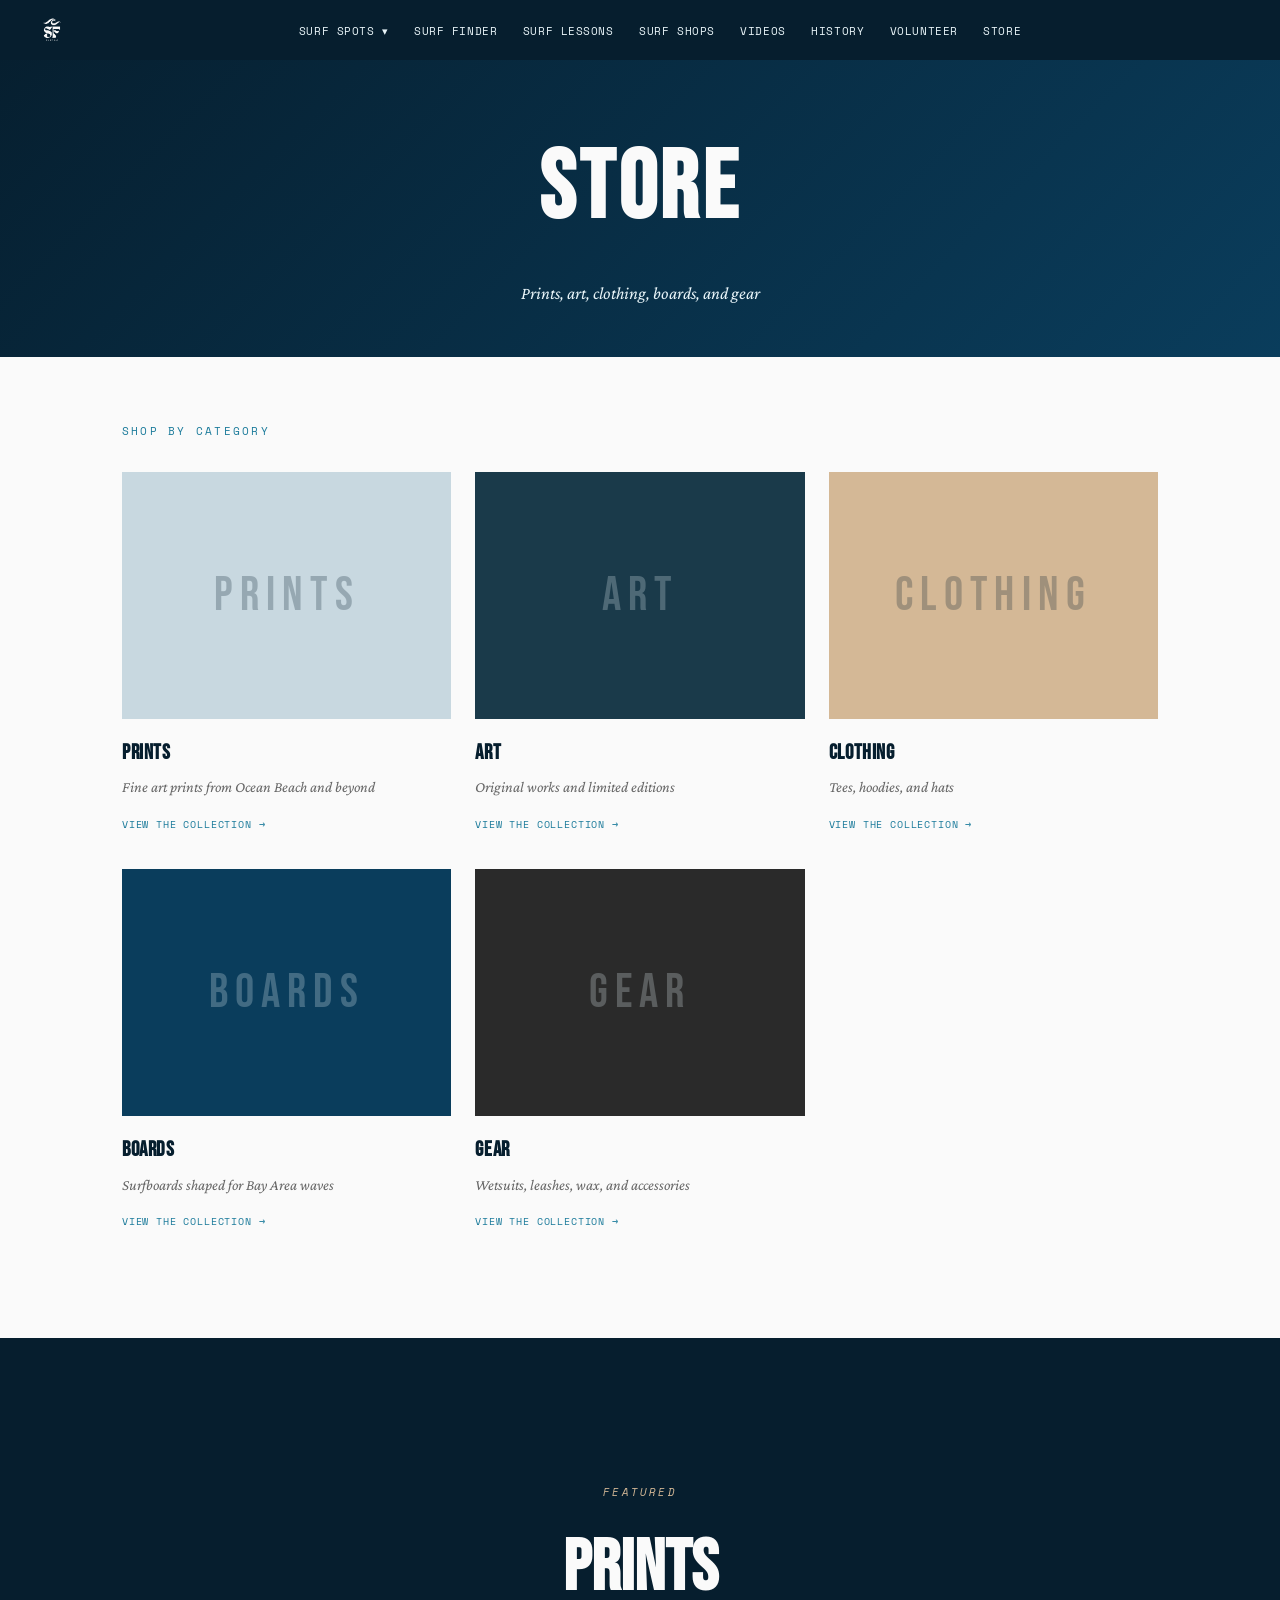
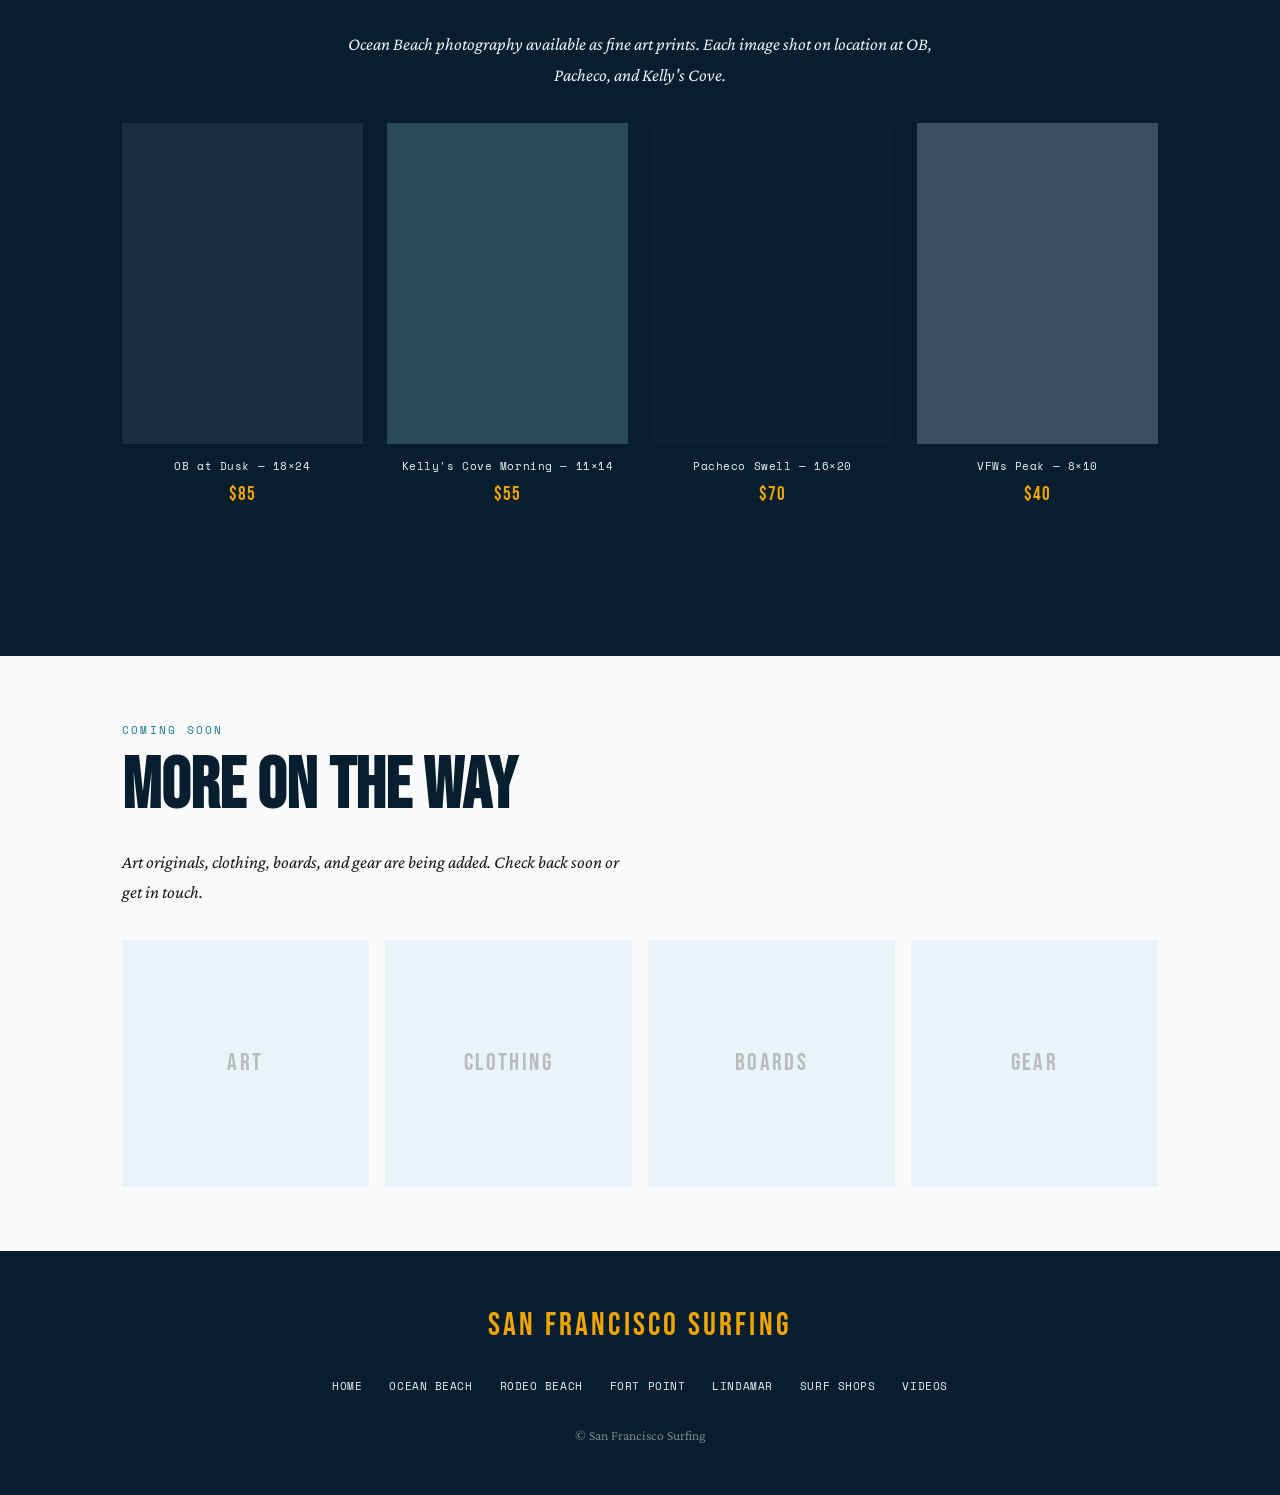
<file: store.html>
<!DOCTYPE html>
<html lang="en">
<head>
  <meta charset="UTF-8">
  <!-- Google Tag Manager -->
  <script>(function(w,d,s,l,i){w[l]=w[l]||[];w[l].push({'gtm.start':
  new Date().getTime(),event:'gtm.js'});var f=d.getElementsByTagName(s)[0],
  j=d.createElement(s),dl=l!='dataLayer'?'&l='+l:'';j.async=true;j.src=
  'https://www.googletagmanager.com/gtm.js?id='+i+dl;f.parentNode.insertBefore(j,f);
  })(window,document,'script','dataLayer','GTM-WRWDH6KN');</script>
  <!-- End Google Tag Manager -->
  <meta name="viewport" content="width=device-width, initial-scale=1.0">
  <title>Store — San Francisco Surfing</title>
  <meta name="description" content="Shop prints, art, clothing, boards, and gear from San Francisco Surfing.">
  <link rel="icon" type="image/png" href="images/logo/SF Logo black.png">
  <link rel="stylesheet" href="css/styles.css">
</head>
<body>
<!-- Google Tag Manager (noscript) -->
<noscript><iframe src="https://www.googletagmanager.com/ns.html?id=GTM-WRWDH6KN"
height="0" width="0" style="display:none;visibility:hidden"></iframe></noscript>
<!-- End Google Tag Manager (noscript) -->

<div id="nav-placeholder"></div>

<!-- PAGE HERO -->
<div class="page-hero">
  <h1>Store</h1>
  <p class="subtitle">Prints, art, clothing, boards, and gear</p>
</div>

<!-- COLLECTIONS GRID -->
<section class="store-section">
  <p class="section-label">Shop by Category</p>

  <div class="collections-grid">

    <a href="#prints" class="collection-card">
      <div class="collection-img" style="background-color: #c8d8e0;">
        <div class="collection-placeholder-text">PRINTS</div>
      </div>
      <div class="collection-info">
        <h3>Prints</h3>
        <p class="collection-count">Fine art prints from Ocean Beach and beyond</p>
        <span class="collection-cta">View the collection →</span>
      </div>
    </a>

    <a href="#art" class="collection-card">
      <div class="collection-img" style="background-color: #1a3a4a;">
        <div class="collection-placeholder-text" style="color: var(--foam);">ART</div>
      </div>
      <div class="collection-info">
        <h3>Art</h3>
        <p class="collection-count">Original works and limited editions</p>
        <span class="collection-cta">View the collection →</span>
      </div>
    </a>

    <a href="#clothing" class="collection-card">
      <div class="collection-img" style="background-color: #d4b896;">
        <div class="collection-placeholder-text">CLOTHING</div>
      </div>
      <div class="collection-info">
        <h3>Clothing</h3>
        <p class="collection-count">Tees, hoodies, and hats</p>
        <span class="collection-cta">View the collection →</span>
      </div>
    </a>

    <a href="#boards" class="collection-card">
      <div class="collection-img" style="background-color: #0a3d5c;">
        <div class="collection-placeholder-text" style="color: var(--foam);">BOARDS</div>
      </div>
      <div class="collection-info">
        <h3>Boards</h3>
        <p class="collection-count">Surfboards shaped for Bay Area waves</p>
        <span class="collection-cta">View the collection →</span>
      </div>
    </a>

    <a href="#gear" class="collection-card">
      <div class="collection-img" style="background-color: #2a2a2a;">
        <div class="collection-placeholder-text" style="color: var(--foam);">GEAR</div>
      </div>
      <div class="collection-info">
        <h3>Gear</h3>
        <p class="collection-count">Wetsuits, leashes, wax, and accessories</p>
        <span class="collection-cta">View the collection →</span>
      </div>
    </a>

  </div>
</section>

<!-- FEATURED SECTION: PRINTS -->
<div class="band" id="prints">
  <section>
    <p class="section-label" style="color: var(--sand);">Featured</p>
    <h2>Prints</h2>
    <p>Ocean Beach photography available as fine art prints. Each image shot on location at OB, Pacheco, and Kelly's Cove.</p>
    <div class="product-grid">
      <div class="product-card">
        <div class="product-img" style="background-color: #1a3040;"></div>
        <div class="product-info">
          <div class="product-name">OB at Dusk — 18×24</div>
          <div class="product-price">$85</div>
        </div>
      </div>
      <div class="product-card">
        <div class="product-img" style="background-color: #2a4a5a;"></div>
        <div class="product-info">
          <div class="product-name">Kelly's Cove Morning — 11×14</div>
          <div class="product-price">$55</div>
        </div>
      </div>
      <div class="product-card">
        <div class="product-img" style="background-color: #0a2030;"></div>
        <div class="product-info">
          <div class="product-name">Pacheco Swell — 16×20</div>
          <div class="product-price">$70</div>
        </div>
      </div>
      <div class="product-card">
        <div class="product-img" style="background-color: #3a5060;"></div>
        <div class="product-info">
          <div class="product-name">VFWs Peak — 8×10</div>
          <div class="product-price">$40</div>
        </div>
      </div>
    </div>
  </section>
</div>

<!-- COMING SOON: OTHER CATEGORIES -->
<section class="store-coming-soon">
  <p class="section-label">Coming Soon</p>
  <h2>More on the Way</h2>
  <p style="max-width: 500px; font-style: italic;">Art originals, clothing, boards, and gear are being added. Check back soon or get in touch.</p>
  <div class="coming-soon-grid">
    <div class="coming-soon-card" id="art">
      <div class="coming-soon-label">Art</div>
    </div>
    <div class="coming-soon-card" id="clothing">
      <div class="coming-soon-label">Clothing</div>
    </div>
    <div class="coming-soon-card" id="boards">
      <div class="coming-soon-label">Boards</div>
    </div>
    <div class="coming-soon-card" id="gear">
      <div class="coming-soon-label">Gear</div>
    </div>
  </div>
</section>

<div id="footer-placeholder"></div>
<script src="js/layout.js"></script>
</body>
</html>
</file>
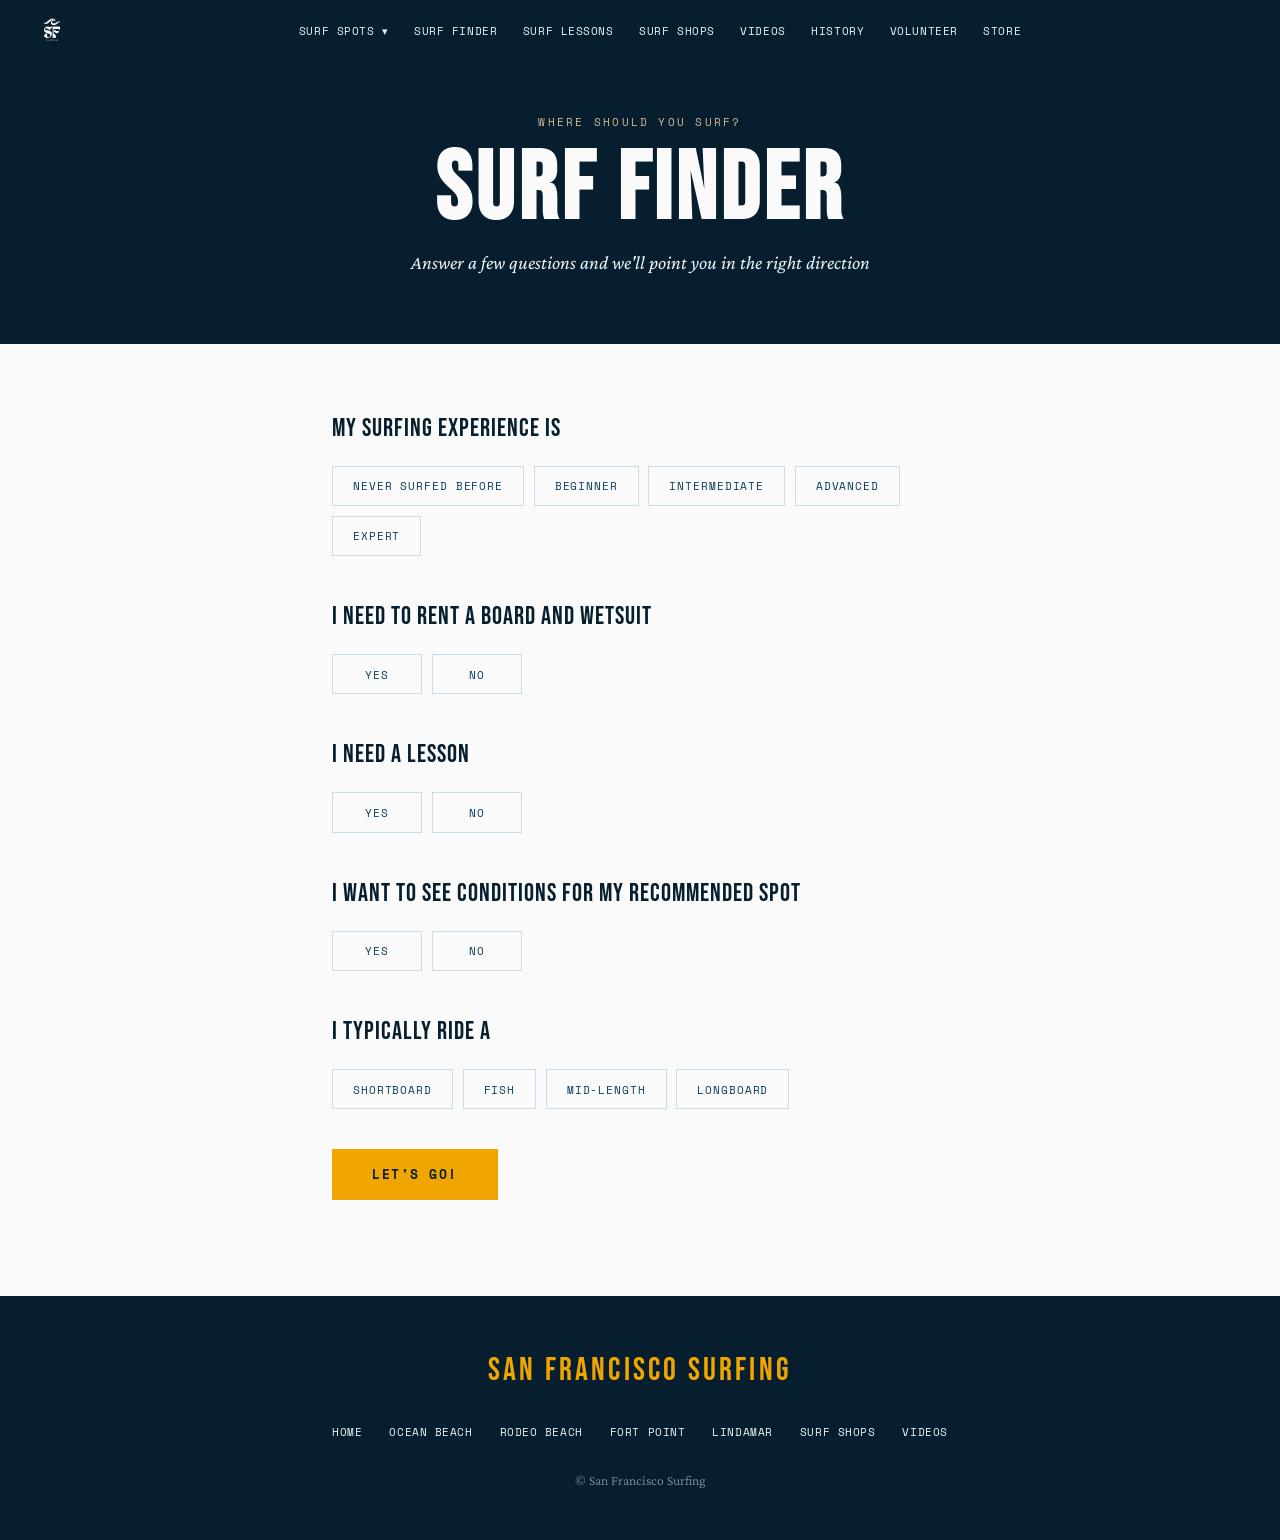
<file: surf-finder.html>
<!DOCTYPE html>
<html lang="en">
<head>
  <meta charset="UTF-8">
  <!-- Google Tag Manager -->
  <script>(function(w,d,s,l,i){w[l]=w[l]||[];w[l].push({'gtm.start':
  new Date().getTime(),event:'gtm.js'});var f=d.getElementsByTagName(s)[0],
  j=d.createElement(s),dl=l!='dataLayer'?'&l='+l:'';j.async=true;j.src=
  'https://www.googletagmanager.com/gtm.js?id='+i+dl;f.parentNode.insertBefore(j,f);
  })(window,document,'script','dataLayer','GTM-WRWDH6KN');</script>
  <!-- End Google Tag Manager -->
  <meta name="viewport" content="width=device-width, initial-scale=1.0">
  <title>Surf Finder — San Francisco Surfing</title>
  <meta name="description" content="Find the right SF Bay Area surf spot for your level. Answer a few questions and we'll point you in the right direction.">
  <link rel="icon" type="image/png" href="images/logo/SF Logo black.png">
  <link rel="stylesheet" href="css/styles.css">
  <style>
    /* SURF FINDER PAGE */
    .sf-hero {
      background: var(--deep);
      padding: 7rem 2rem 4rem;
      text-align: center;
      color: var(--white);
    }

    .sf-hero .section-label { color: var(--sand); margin-bottom: 0.75rem; }

    .sf-hero h1 {
      font-family: 'Bebas Neue', sans-serif;
      font-size: clamp(3rem, 8vw, 6rem);
      letter-spacing: 0.04em;
      line-height: 1;
      margin-bottom: 0.5rem;
    }

    .sf-hero .subtitle {
      font-family: 'Crimson Pro', Georgia, serif;
      font-style: italic;
      font-size: 1.2rem;
      color: var(--foam);
    }

    /* FORM WRAPPER */
    .sf-form-wrap {
      max-width: 680px;
      margin: 0 auto;
      padding: 4rem 2rem 6rem;
    }

    /* QUESTION BLOCKS */
    .sf-question {
      margin-bottom: 2.5rem;
    }

    .sf-question-label {
      font-family: 'Bebas Neue', sans-serif;
      font-size: 1.55rem;
      letter-spacing: 0.04em;
      color: var(--deep);
      margin-bottom: 1rem;
      display: block;
    }

    /* RADIO / OPTION PILLS */
    .sf-options {
      display: flex;
      flex-wrap: wrap;
      gap: 0.6rem;
    }

    .sf-options input[type="radio"] {
      position: absolute;
      opacity: 0;
      width: 0;
      height: 0;
    }

    .sf-options label {
      font-family: 'Space Mono', monospace;
      font-size: 0.7rem;
      letter-spacing: 0.08em;
      text-transform: uppercase;
      padding: 0.6rem 1.25rem;
      border: 1.5px solid #c8dde8;
      color: var(--ocean);
      cursor: pointer;
      transition: all 0.18s;
      user-select: none;
    }

    .sf-options label:hover {
      border-color: var(--wave);
      background: var(--foam);
    }

    .sf-options input[type="radio"]:checked + label {
      background: var(--deep);
      border-color: var(--deep);
      color: var(--white);
    }

    /* YES / NO TOGGLE */
    .sf-toggle {
      display: flex;
      gap: 0.6rem;
    }

    .sf-toggle input[type="radio"] {
      position: absolute;
      opacity: 0;
      width: 0;
      height: 0;
    }

    .sf-toggle label {
      font-family: 'Space Mono', monospace;
      font-size: 0.7rem;
      letter-spacing: 0.08em;
      text-transform: uppercase;
      padding: 0.6rem 1.75rem;
      border: 1.5px solid #c8dde8;
      color: var(--ocean);
      cursor: pointer;
      transition: all 0.18s;
      user-select: none;
      min-width: 90px;
      text-align: center;
    }

    .sf-toggle label:hover {
      border-color: var(--wave);
      background: var(--foam);
    }

    .sf-toggle input[type="radio"]:checked + label {
      background: var(--deep);
      border-color: var(--deep);
      color: var(--white);
    }

    /* SUBMIT */
    .sf-submit {
      margin-top: 1rem;
    }

    .sf-submit button {
      font-family: 'Space Mono', monospace;
      font-size: 0.8rem;
      letter-spacing: 0.12em;
      text-transform: uppercase;
      background: var(--sun);
      color: var(--deep);
      font-weight: 700;
      border: none;
      padding: 1rem 2.5rem;
      cursor: pointer;
      transition: background 0.2s;
    }

    .sf-submit button:hover { background: var(--deep); color: var(--white); }

    /* ERROR STATE */
    .sf-error {
      display: none;
      font-family: 'Space Mono', monospace;
      font-size: 0.65rem;
      letter-spacing: 0.05em;
      color: #b94040;
      margin-top: 0.75rem;
    }

    /* RESULT PANEL */
    .sf-result {
      display: none;
      max-width: 680px;
      margin: 0 auto;
      padding: 0 2rem 6rem;
    }

    .sf-result-card {
      background: var(--deep);
      color: var(--foam);
      padding: 3rem;
    }

    .sf-result-tag {
      font-family: 'Space Mono', monospace;
      font-size: 0.65rem;
      letter-spacing: 0.2em;
      text-transform: uppercase;
      color: var(--sand);
      margin-bottom: 0.75rem;
    }

    .sf-result-heading {
      font-family: 'Bebas Neue', sans-serif;
      font-size: clamp(2.2rem, 6vw, 3.5rem);
      letter-spacing: 0.04em;
      color: var(--white);
      line-height: 1;
      margin-bottom: 1rem;
    }

    .sf-result-body {
      font-family: 'Crimson Pro', Georgia, serif;
      font-size: 1.1rem;
      line-height: 1.75;
      color: #c8dde8;
      margin-bottom: 2rem;
    }

    .sf-result-actions {
      display: flex;
      flex-wrap: wrap;
      gap: 0.75rem;
    }

    .sf-btn-primary {
      font-family: 'Space Mono', monospace;
      font-size: 0.7rem;
      letter-spacing: 0.1em;
      text-transform: uppercase;
      background: var(--sun);
      color: var(--deep);
      font-weight: 700;
      padding: 0.9rem 1.75rem;
      text-decoration: none;
      transition: background 0.2s;
      display: inline-block;
    }

    .sf-btn-primary:hover { background: var(--foam); }

    .sf-btn-secondary {
      font-family: 'Space Mono', monospace;
      font-size: 0.7rem;
      letter-spacing: 0.1em;
      text-transform: uppercase;
      border: 1.5px solid rgba(255,255,255,0.3);
      color: var(--foam);
      padding: 0.9rem 1.75rem;
      text-decoration: none;
      transition: all 0.2s;
      display: inline-block;
    }

    .sf-btn-secondary:hover { border-color: var(--foam); background: rgba(255,255,255,0.07); }

    /* CONDITIONS BLOCK */
    .sf-conditions-block {
      margin-top: 2rem;
      padding-top: 1.75rem;
      border-top: 1px solid rgba(255,255,255,0.12);
    }

    .sf-conditions-label {
      font-family: 'Space Mono', monospace;
      font-size: 0.65rem;
      letter-spacing: 0.15em;
      text-transform: uppercase;
      color: var(--sand);
      margin-bottom: 1rem;
    }

    .sf-conditions-links {
      display: flex;
      flex-wrap: wrap;
      gap: 0.6rem;
    }

    .sf-conditions-link {
      font-family: 'Space Mono', monospace;
      font-size: 0.65rem;
      letter-spacing: 0.08em;
      text-transform: uppercase;
      color: var(--foam);
      border: 1px solid rgba(255,255,255,0.2);
      padding: 0.5rem 1rem;
      text-decoration: none;
      transition: all 0.18s;
    }

    .sf-conditions-link:hover { color: var(--sun); border-color: var(--sun); }

    /* RESET LINK */
    .sf-reset {
      display: block;
      margin-top: 1.5rem;
      font-family: 'Space Mono', monospace;
      font-size: 0.65rem;
      letter-spacing: 0.08em;
      text-transform: uppercase;
      color: rgba(255,255,255,0.4);
      cursor: pointer;
      background: none;
      border: none;
      text-decoration: underline;
      padding: 0;
    }

    .sf-reset:hover { color: var(--foam); }

    @media (max-width: 520px) {
      .sf-result-card { padding: 2rem 1.5rem; }
      .sf-result-actions { flex-direction: column; }
      .sf-btn-primary, .sf-btn-secondary { text-align: center; }
    }
  </style>
</head>
<body>
<!-- Google Tag Manager (noscript) -->
<noscript><iframe src="https://www.googletagmanager.com/ns.html?id=GTM-WRWDH6KN"
height="0" width="0" style="display:none;visibility:hidden"></iframe></noscript>
<!-- End Google Tag Manager (noscript) -->

<div id="nav-placeholder"></div>

<!-- HERO -->
<div class="sf-hero">
  <p class="section-label">Where Should You Surf?</p>
  <h1>Surf Finder</h1>
  <p class="subtitle">Answer a few questions and we'll point you in the right direction</p>
</div>

<!-- FORM -->
<div class="sf-form-wrap" id="sf-form-section">
  <form id="sf-form" novalidate>

    <!-- Q1: Experience -->
    <div class="sf-question">
      <span class="sf-question-label">My surfing experience is</span>
      <div class="sf-options">
        <input type="radio" name="experience" id="exp-never" value="never">
        <label for="exp-never">Never surfed before</label>

        <input type="radio" name="experience" id="exp-beginner" value="beginner">
        <label for="exp-beginner">Beginner</label>

        <input type="radio" name="experience" id="exp-intermediate" value="intermediate">
        <label for="exp-intermediate">Intermediate</label>

        <input type="radio" name="experience" id="exp-advanced" value="advanced">
        <label for="exp-advanced">Advanced</label>

        <input type="radio" name="experience" id="exp-expert" value="expert">
        <label for="exp-expert">Expert</label>
      </div>
    </div>

    <!-- Q2: Rentals -->
    <div class="sf-question">
      <span class="sf-question-label">I need to rent a board and wetsuit</span>
      <div class="sf-toggle">
        <input type="radio" name="rentals" id="rentals-yes" value="yes">
        <label for="rentals-yes">Yes</label>

        <input type="radio" name="rentals" id="rentals-no" value="no">
        <label for="rentals-no">No</label>
      </div>
    </div>

    <!-- Q3: Lesson -->
    <div class="sf-question">
      <span class="sf-question-label">I need a lesson</span>
      <div class="sf-toggle">
        <input type="radio" name="lesson" id="lesson-yes" value="yes">
        <label for="lesson-yes">Yes</label>

        <input type="radio" name="lesson" id="lesson-no" value="no">
        <label for="lesson-no">No</label>
      </div>
    </div>

    <!-- Q4: Conditions -->
    <div class="sf-question">
      <span class="sf-question-label">I want to see conditions for my recommended spot</span>
      <div class="sf-toggle">
        <input type="radio" name="conditions" id="conditions-yes" value="yes">
        <label for="conditions-yes">Yes</label>

        <input type="radio" name="conditions" id="conditions-no" value="no">
        <label for="conditions-no">No</label>
      </div>
    </div>

    <!-- Q5: Board -->
    <div class="sf-question">
      <span class="sf-question-label">I typically ride a</span>
      <div class="sf-options">
        <input type="radio" name="board" id="board-shortboard" value="shortboard">
        <label for="board-shortboard">Shortboard</label>

        <input type="radio" name="board" id="board-fish" value="fish">
        <label for="board-fish">Fish</label>

        <input type="radio" name="board" id="board-mid" value="mid-length">
        <label for="board-mid">Mid-length</label>

        <input type="radio" name="board" id="board-longboard" value="longboard">
        <label for="board-longboard">Longboard</label>
      </div>
    </div>

    <div class="sf-submit">
      <button type="submit">Let's Go!</button>
      <p class="sf-error" id="sf-error">Please answer all questions before submitting.</p>
    </div>

  </form>
</div>

<!-- RESULT -->
<div class="sf-result" id="sf-result">
  <div class="sf-result-card" id="sf-result-card">
    <!-- Populated by JS -->
  </div>
</div>

<div id="footer-placeholder"></div>
<script src="js/layout.js"></script>
<script>
  // ─── SPOT DATA ──────────────────────────────────────────────────────────────
  const spots = {
    lindamar: {
      name: 'Lindamar Beach',
      location: 'Pacifica',
      page: 'lindamar.html',
      surflineUrl: 'https://www.surfline.com/surf-report/linda-mar-beach/5842041f4e65fad6a7708962',
      magicseaweedUrl: 'https://magicseaweed.com/Linda-Mar-Surf-Report/255/',
    },
    oceanBeach: {
      name: 'Ocean Beach',
      location: 'San Francisco',
      page: 'ocean-beach.html',
      surflineUrl: 'https://www.surfline.com/surf-report/ocean-beach/5842041f4e65fad6a7708847',
      magicseaweedUrl: 'https://magicseaweed.com/Ocean-Beach-Surf-Report/819/',
    },
    cronkite: {
      name: 'Rodeo / Cronkite Beach',
      location: 'Marin Headlands',
      page: 'cronkite-rodeo-beach.html',
      surflineUrl: 'https://www.surfline.com/surf-report/rodeo-beach/5842041f4e65fad6a7708d37',
      magicseaweedUrl: 'https://magicseaweed.com/Rodeo-Beach-Surf-Report/4863/',
    },
    fortPoint: {
      name: 'Fort Point',
      location: 'Golden Gate',
      page: 'ft-point.html',
      surflineUrl: 'https://www.surfline.com/surf-report/fort-point/5842041f4e65fad6a770885b',
      magicseaweedUrl: 'https://magicseaweed.com/Fort-Point-Surf-Report/4534/',
    },
  };

  // ─── RECOMMENDATION LOGIC ───────────────────────────────────────────────────
  function getRecommendation(exp, rentals, lesson, conditions, board) {
    const needsLesson = lesson === 'yes';
    const needsGear   = rentals === 'yes';
    const wantsConditions = conditions === 'yes';

    // --- Never surfed ---
    if (exp === 'never' || needsLesson) {
      return {
        type: 'lesson',
        heading: 'Start With A Lesson',
        body: exp === 'never'
          ? 'Before paddling out on your own, a lesson will make the difference between a frustrating experience and an incredible one. The Bay Area\'s best beginner instructors are based at Lindamar in Pacifica — the most forgiving break near SF.'
          : 'A lesson will accelerate your progression faster than anything else. The Bay Area\'s best instructors are based at Lindamar in Pacifica.',
        actions: [
          { label: 'Find Surf Lessons', href: 'surf-lessons.html', primary: true },
          needsGear ? { label: 'Rent Gear Too', href: 'surf-shops.html', primary: false } : null,
        ].filter(Boolean),
        spotList: spots.lindamar,
        wantsConditions,
      };
    }

    // --- Needs gear only ---
    if (needsGear) {
      let spotList = resolveSpots(exp, board);
      let primarySpot = Array.isArray(spotList) ? spotList[0] : spotList;
      return {
        type: 'gear',
        heading: 'Gear Up First',
        body: `You'll want a board and wetsuit before heading to the water. Several shops near ${primarySpot.location} can set you up with a rental — most are open early and are steps from the beach.`,
        actions: [
          { label: 'Find Surf Shops', href: 'surf-shops.html', primary: true },
          { label: `Go to ${primarySpot.name}`, href: primarySpot.page, primary: false },
        ],
        spotList,
        wantsConditions,
      };
    }

    // --- Has gear, has experience ---
    let spotList = resolveSpots(exp, board);
    let body = buildSpotBody(exp, board, spotList);
    let primarySpot = Array.isArray(spotList) ? spotList[0] : spotList;
    let secondarySpot = Array.isArray(spotList) ? spotList[1] : null;

    let actions = [
      { label: `${primarySpot.name} Guide`, href: primarySpot.page, primary: true },
    ];
    if (secondarySpot) {
      actions.push({ label: `${secondarySpot.name} Guide`, href: secondarySpot.page, primary: false });
    }

    return {
      type: 'spot',
      heading: Array.isArray(spotList) ? `${primarySpot.name} or ${secondarySpot.name}` : primarySpot.name,
      body,
      actions,
      spotList,
      wantsConditions,
    };
  }

  // Returns a single spot or array of spots
  function resolveSpots(exp, board) {
    const short = board === 'shortboard' || board === 'fish';
    const long  = board === 'mid-length' || board === 'longboard';

    if (exp === 'beginner')      return spots.lindamar;
    if (exp === 'intermediate') {
      if (short) return spots.cronkite;
      return spots.lindamar; // mid/longboard → Lindamar
    }
    if (exp === 'advanced') {
      if (short) return [spots.fortPoint, spots.oceanBeach];
      return [spots.oceanBeach, spots.lindamar];
    }
    if (exp === 'expert')        return [spots.fortPoint, spots.oceanBeach];
    return spots.lindamar;
  }

  function buildSpotBody(exp, board, spotList) {
    const boardLabel = { shortboard: 'shortboard', fish: 'fish', 'mid-length': 'mid-length', longboard: 'longboard' }[board] || 'board';
    const isArray = Array.isArray(spotList);
    const primary = isArray ? spotList[0] : spotList;

    if (primary === spots.lindamar) {
      return `Lindamar in Pacifica is the right call for where you're at. The beach break is forgiving, the waves are consistent, and it's one of the best places in the Bay Area to log time in the water and build your skills on a ${boardLabel}.`;
    }
    if (primary === spots.oceanBeach && !isArray) {
      return `Ocean Beach is calling. A powerful beach break on the western edge of SF, OB rewards surfers who know what they're doing. On a ${boardLabel} in the right swell window, it can be world-class. Check conditions before you go — the sandbars shift constantly.`;
    }
    if (primary === spots.cronkite) {
      return `Rodeo / Cronkite Beach in the Marin Headlands is a solid pick for your level. It's more sheltered than OB, breaks over a pebble bottom, and can throw up punchy, hollow waves — ideal for a ${boardLabel}. Check the report before heading out.`;
    }
    if (primary === spots.fortPoint && isArray && spotList[1] === spots.oceanBeach) {
      if (exp === 'expert') {
        return `You're ready for the Bay Area's best. Fort Point fires up as a world-class left-hand point break over rock reef directly under the Golden Gate Bridge when the swell lines up. Ocean Beach is always an option too — 3.5 miles of powerful beach break when the sandbars cooperate. Both reward your level on a ${boardLabel}.`;
      }
      return `Two great options for your level on a ${boardLabel}. Fort Point is a left-hand point break over rock reef under the Golden Gate — technical and powerful when it's on. Ocean Beach is the workhorse: consistent, punchy, and always worth a check. Go where the conditions are best on the day.`;
    }
    if (primary === spots.oceanBeach && isArray && spotList[1] === spots.lindamar) {
      return `Ocean Beach is a strong pick on a ${boardLabel} — mid-lengths and longboards can find long, workable walls at OB when the swell angle is right. If it's too big or blown out, Lindamar in Pacifica is a reliable fallback with more forgiving conditions.`;
    }
    return '';
  }

  // ─── RENDER RESULT ──────────────────────────────────────────────────────────
  function renderResult(rec) {
    const card = document.getElementById('sf-result-card');
    const spotArr = Array.isArray(rec.spotList) ? rec.spotList : (rec.spotList ? [rec.spotList] : []);
    const primarySpot = spotArr[0] || null;
    const locationLabel = primarySpot ? primarySpot.location : '';

    let actionsHTML = rec.actions.map(a =>
      `<a href="${a.href}" class="${a.primary ? 'sf-btn-primary' : 'sf-btn-secondary'}">${a.label}</a>`
    ).join('');

    let conditionsHTML = '';
    if (rec.wantsConditions && spotArr.length) {
      const linksHTML = spotArr.map(s => `
        <div style="margin-bottom:0.75rem;">
          <p class="sf-conditions-label" style="margin-bottom:0.4rem;">${s.name}</p>
          <div class="sf-conditions-links">
            <a href="${s.surflineUrl}" target="_blank" rel="noopener" class="sf-conditions-link">Surfline →</a>
            <a href="${s.magicseaweedUrl}" target="_blank" rel="noopener" class="sf-conditions-link">Magic Seaweed →</a>
          </div>
        </div>`).join('');
      conditionsHTML = `
        <div class="sf-conditions-block">
          <p class="sf-conditions-label" style="margin-bottom:1rem;">Check conditions</p>
          ${linksHTML}
        </div>`;
    }

    card.innerHTML = `
      <p class="sf-result-tag">${locationLabel ? locationLabel + ' · ' : ''}Your Recommendation</p>
      <h2 class="sf-result-heading">${rec.heading}</h2>
      <p class="sf-result-body">${rec.body}</p>
      <div class="sf-result-actions">${actionsHTML}</div>
      ${conditionsHTML}
      <button class="sf-reset" id="sf-reset-btn">← Start over</button>
    `;

    document.getElementById('sf-reset-btn').addEventListener('click', resetForm);
  }

  // ─── FORM LOGIC ─────────────────────────────────────────────────────────────
  function getVal(name) {
    const el = document.querySelector(`input[name="${name}"]:checked`);
    return el ? el.value : null;
  }

  function resetForm() {
    document.getElementById('sf-form').reset();
    document.getElementById('sf-result').style.display = 'none';
    document.getElementById('sf-form-section').style.display = 'block';
    window.scrollTo({ top: document.getElementById('sf-form-section').offsetTop - 80, behavior: 'smooth' });
  }

  document.getElementById('sf-form').addEventListener('submit', function(e) {
    e.preventDefault();

    const exp        = getVal('experience');
    const rentals    = getVal('rentals');
    const lesson     = getVal('lesson');
    const conditions = getVal('conditions');
    const board      = getVal('board');

    // Validate all answered
    if (!exp || !rentals || !lesson || !conditions || !board) {
      document.getElementById('sf-error').style.display = 'block';
      return;
    }

    document.getElementById('sf-error').style.display = 'none';

    const rec = getRecommendation(exp, rentals, lesson, conditions, board);

    // Swap form for result
    document.getElementById('sf-form-section').style.display = 'none';
    const resultEl = document.getElementById('sf-result');
    resultEl.style.display = 'block';
    renderResult(rec);

    window.scrollTo({ top: resultEl.offsetTop - 80, behavior: 'smooth' });
  });
</script>
</body>
</html>
</file>
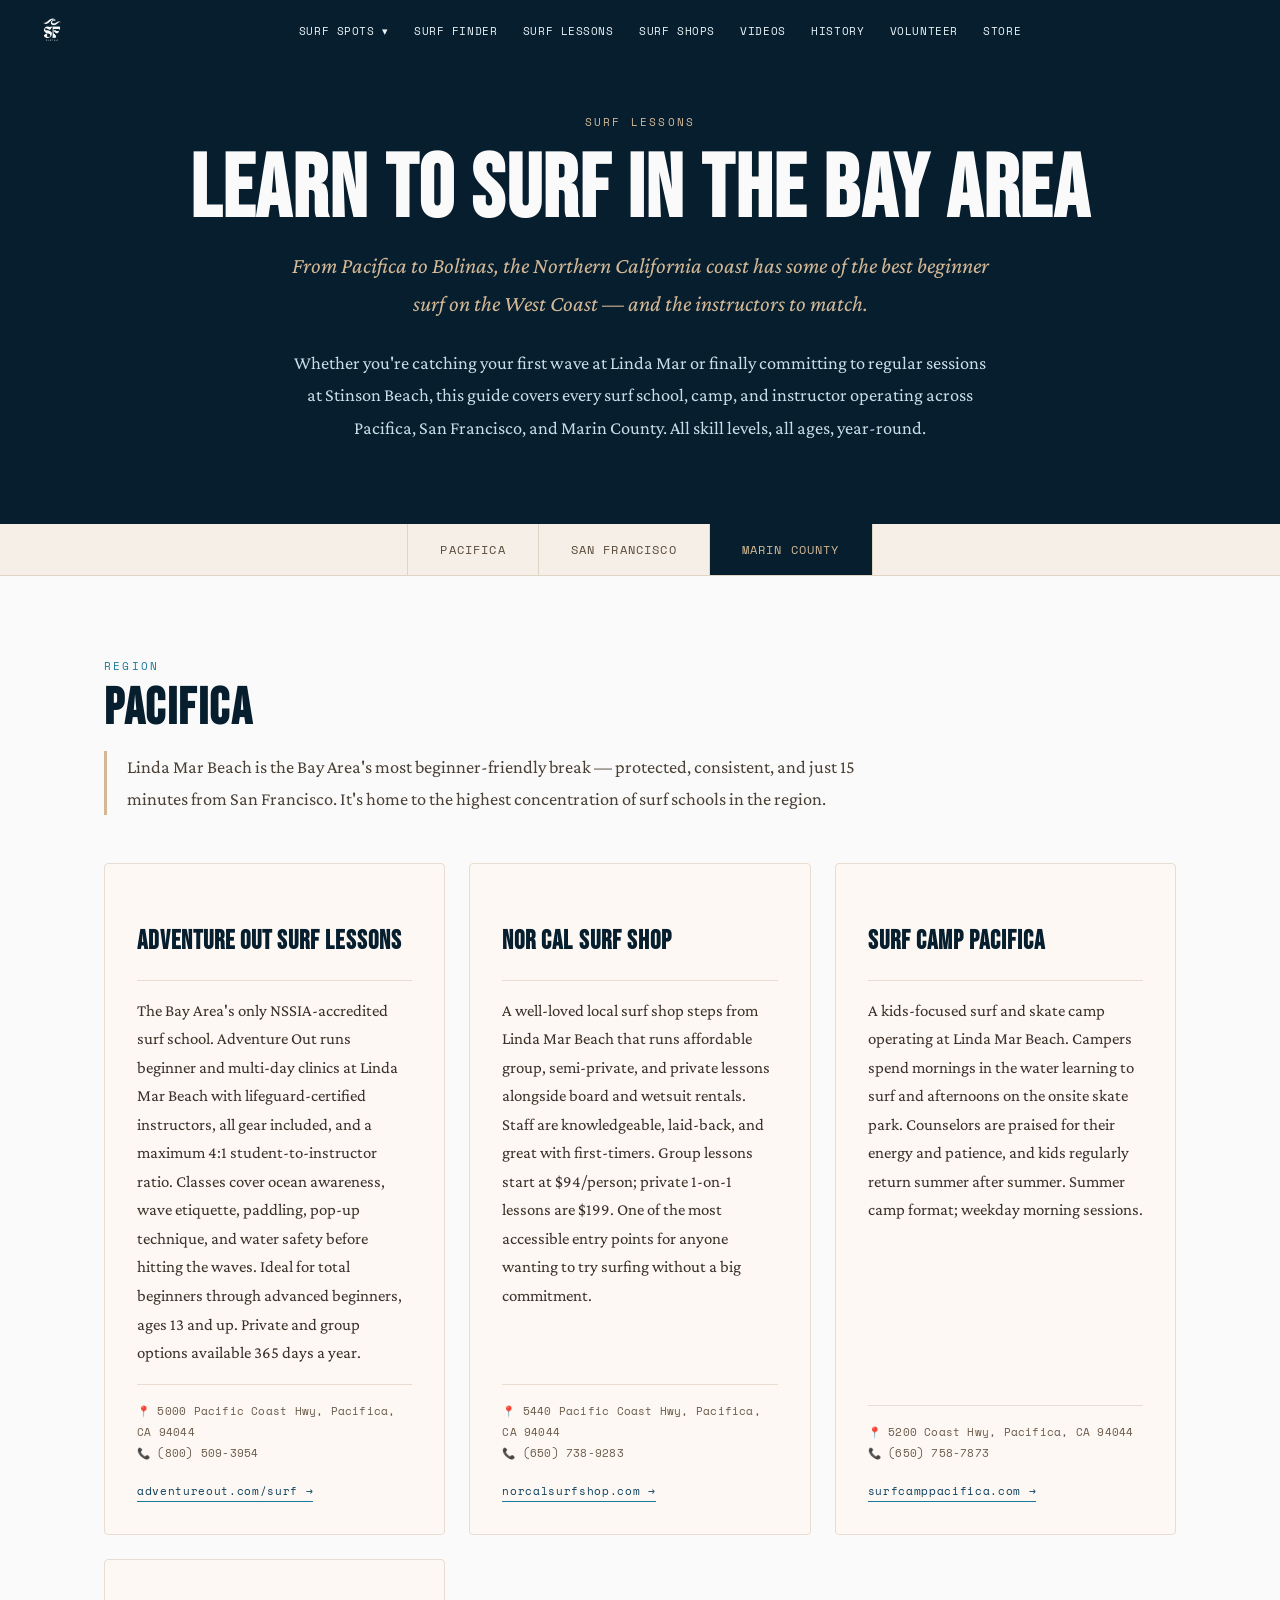
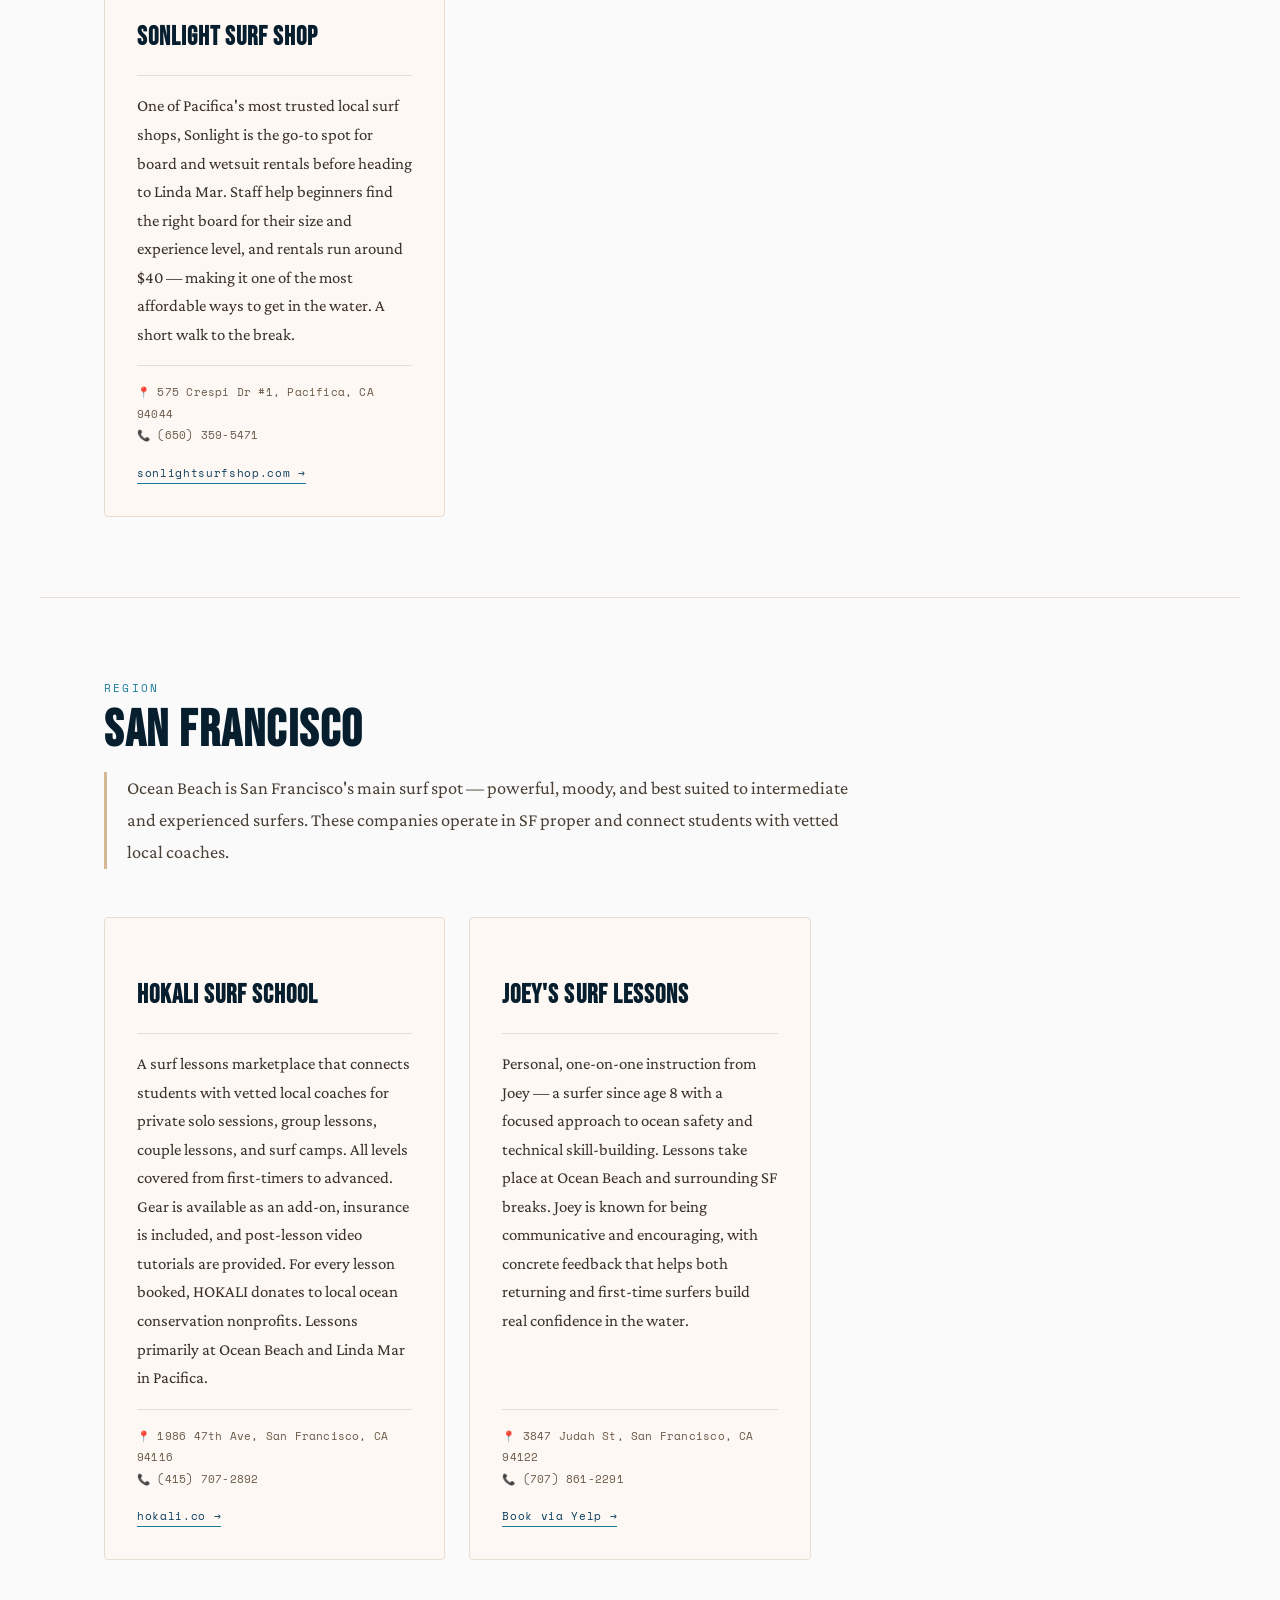
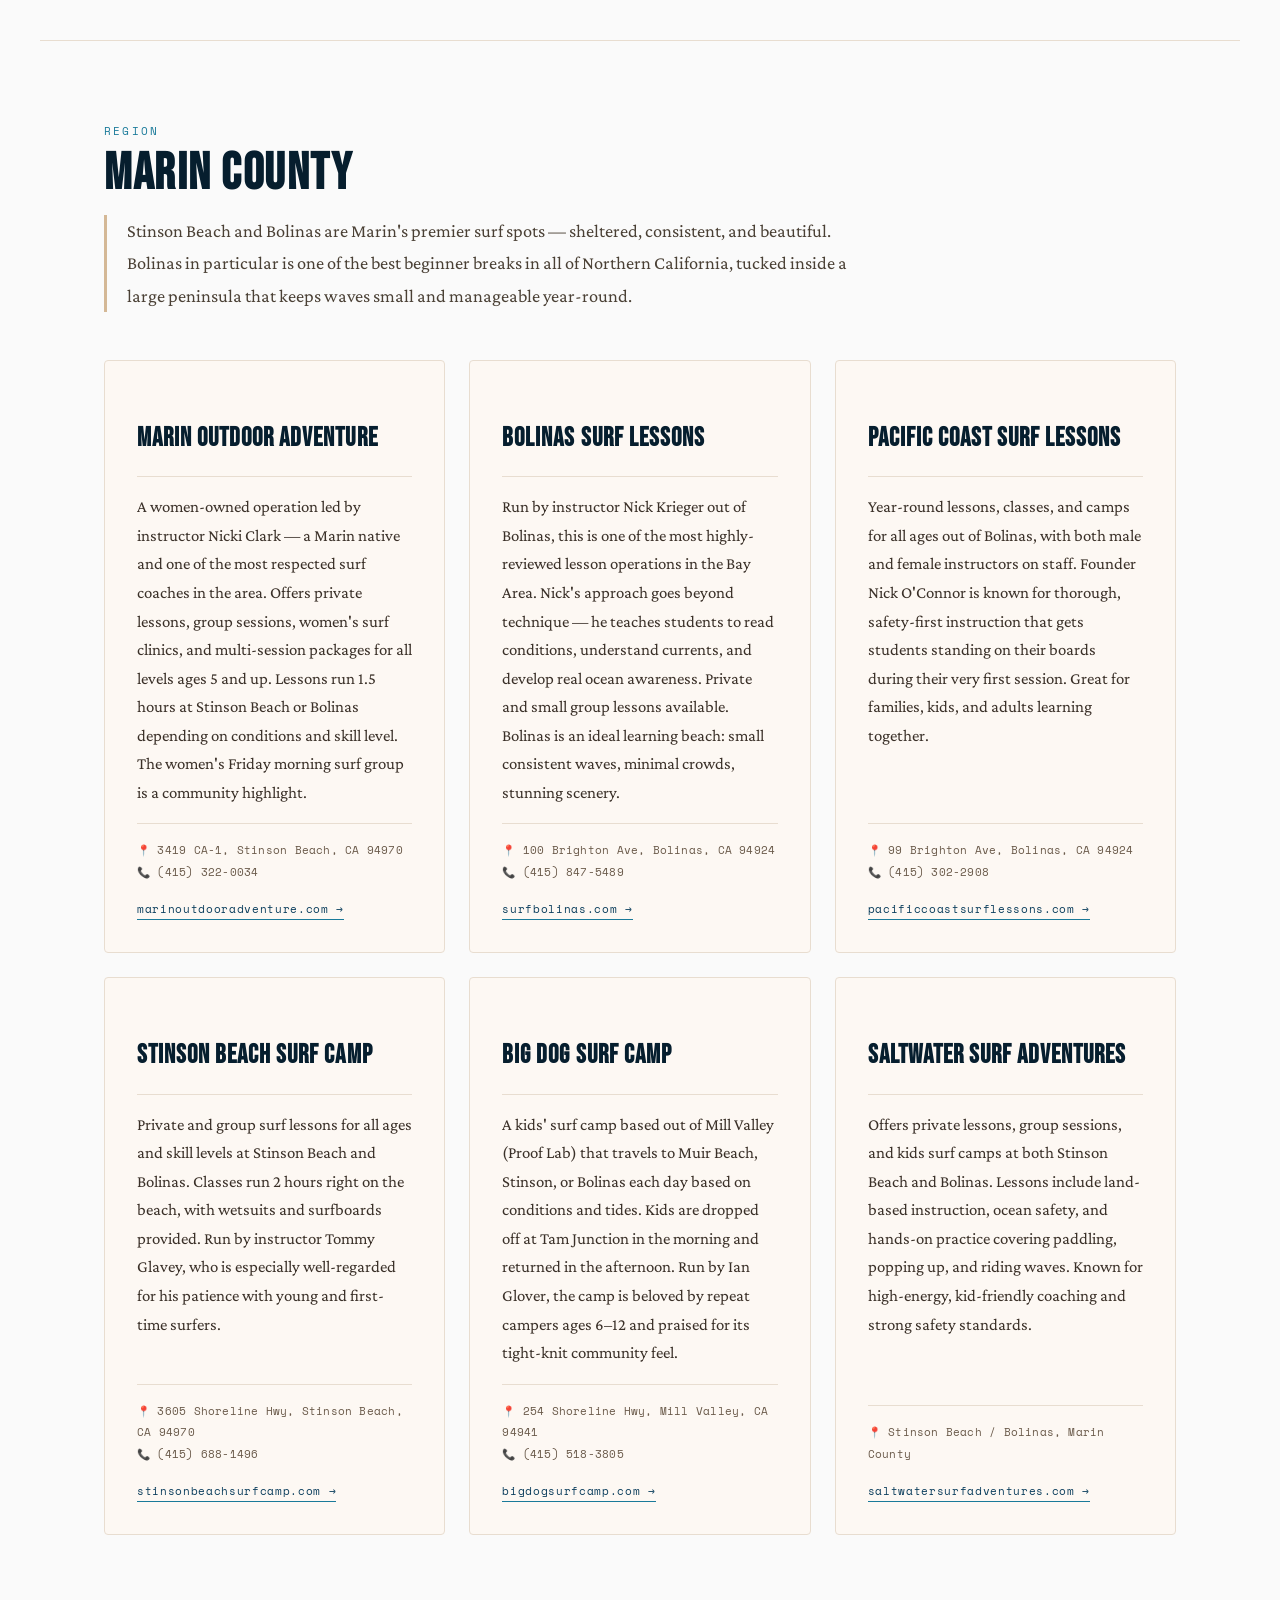
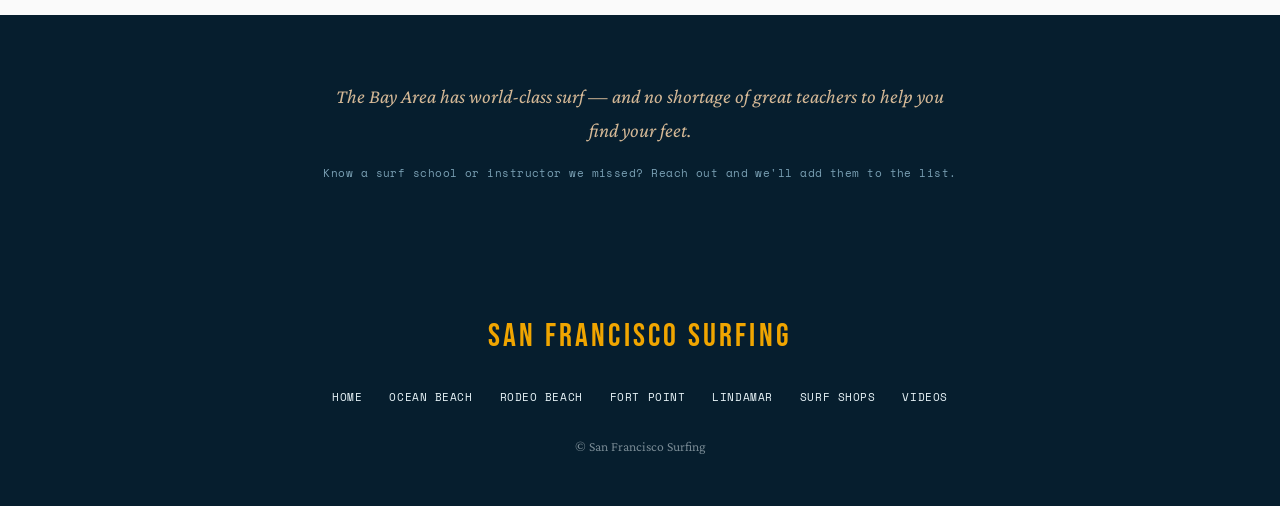
<file: surf-lessons.html>
<!DOCTYPE html>
<html lang="en">
<head>
  <meta charset="UTF-8">
  <!-- Google Tag Manager -->
  <script>(function(w,d,s,l,i){w[l]=w[l]||[];w[l].push({'gtm.start':
  new Date().getTime(),event:'gtm.js'});var f=d.getElementsByTagName(s)[0],
  j=d.createElement(s),dl=l!='dataLayer'?'&l='+l:'';j.async=true;j.src=
  'https://www.googletagmanager.com/gtm.js?id='+i+dl;f.parentNode.insertBefore(j,f);
  })(window,document,'script','dataLayer','GTM-WRWDH6KN');</script>
  <!-- End Google Tag Manager -->
  <meta name="viewport" content="width=device-width, initial-scale=1.0">
  <title>Bay Area Surf Lessons — Pacifica, San Francisco &amp; Marin County</title>
  <meta name="description" content="Find the best surf lesson companies in Pacifica, San Francisco, and Marin County. Browse local schools, camps, and instructors for every skill level.">
  <link rel="icon" type="image/png" href="images/logo/SF Logo black.png">
  <link rel="stylesheet" href="css/styles.css">
  <style>
    /* ── SURF LESSONS PAGE ── */

    .sl-hero {
      background: var(--deep);
      color: var(--white);
      padding: 7rem 4rem 5rem;
      text-align: center;
    }

    .sl-hero .section-label {
      color: var(--sand);
      margin-bottom: 1rem;
    }

    .sl-hero h1 {
      font-family: 'Bebas Neue', sans-serif;
      font-size: clamp(3rem, 7vw, 5.5rem);
      letter-spacing: 0.02em;
      line-height: 1;
      margin-bottom: 0.75rem;
      color: var(--white);
    }

    .sl-hero .subheadline {
      font-family: 'Crimson Pro', Georgia, serif;
      font-size: clamp(1.1rem, 2.5vw, 1.4rem);
      font-style: italic;
      color: var(--sand);
      margin-bottom: 1.5rem;
      max-width: 700px;
      margin-left: auto;
      margin-right: auto;
    }

    .sl-hero .intro {
      max-width: 700px;
      margin: 0 auto;
      font-family: 'Crimson Pro', Georgia, serif;
      font-size: 1.15rem;
      line-height: 1.75;
      color: #c8dde8;
    }

    /* Sticky region nav */
    .sl-region-nav {
      position: sticky;
      top: 60px;
      z-index: 90;
      background: #f5efe8;
      border-bottom: 1px solid #e0d4c4;
      display: flex;
      justify-content: center;
    }

    .sl-region-nav a {
      font-family: 'Space Mono', monospace;
      font-size: 0.72rem;
      letter-spacing: 0.1em;
      text-transform: uppercase;
      color: #5a4a3a;
      text-decoration: none;
      padding: 1rem 2rem;
      border-right: 1px solid #e0d4c4;
      transition: background 0.2s, color 0.2s;
    }

    .sl-region-nav a:first-child { border-left: 1px solid #e0d4c4; }

    .sl-region-nav a:hover,
    .sl-region-nav a.active {
      background: var(--deep);
      color: var(--sand);
    }

    /* Region sections */
    .sl-region {
      padding: 5rem 4rem;
      max-width: 1200px;
      margin: 0 auto;
    }

    .sl-region + .sl-region {
      border-top: 1px solid #e8ddd0;
    }

    .sl-region-header {
      margin-bottom: 2.5rem;
    }

    .sl-region-header .section-label {
      margin-bottom: 0.5rem;
    }

    .sl-region-header h2 {
      font-family: 'Bebas Neue', sans-serif;
      font-size: clamp(2.2rem, 4vw, 3.2rem);
      letter-spacing: 0.03em;
      color: var(--deep);
      margin-bottom: 1rem;
    }

    .sl-region-subhead {
      font-family: 'Crimson Pro', Georgia, serif;
      font-size: 1.15rem;
      line-height: 1.75;
      color: #4a4035;
      max-width: 760px;
      border-left: 3px solid var(--sand);
      padding-left: 1.25rem;
    }

    /* Card grid */
    .sl-card-grid {
      display: grid;
      grid-template-columns: repeat(auto-fill, minmax(320px, 1fr));
      gap: 1.5rem;
      margin-top: 3rem;
    }

    .sl-card {
      background: #fdf8f3;
      border: 1px solid #e8ddd0;
      border-radius: 4px;
      padding: 2rem;
      display: flex;
      flex-direction: column;
      gap: 1rem;
      transition: box-shadow 0.2s, transform 0.2s;
    }

    .sl-card:hover {
      box-shadow: 0 6px 24px rgba(6,30,46,0.1);
      transform: translateY(-2px);
    }

    .sl-card h3 {
      font-family: 'Bebas Neue', sans-serif;
      font-size: 1.6rem;
      letter-spacing: 0.04em;
      color: var(--deep);
      margin-bottom: 0;
    }

    .sl-card-desc {
      font-family: 'Crimson Pro', Georgia, serif;
      font-size: 1.05rem;
      line-height: 1.7;
      color: #3a3028;
      flex: 1;
    }

    .sl-card-divider {
      border: none;
      border-top: 1px solid #e8ddd0;
    }

    .sl-card-meta {
      font-family: 'Space Mono', monospace;
      font-size: 0.67rem;
      color: #6a5a4a;
      line-height: 2;
      letter-spacing: 0.02em;
    }

    .sl-card-meta span {
      display: block;
    }

    .sl-card-link {
      display: inline-block;
      font-family: 'Space Mono', monospace;
      font-size: 0.7rem;
      letter-spacing: 0.06em;
      color: var(--ocean);
      text-decoration: none;
      border-bottom: 1px solid var(--wave);
      padding-bottom: 1px;
      align-self: flex-start;
      transition: color 0.2s, border-color 0.2s;
    }

    .sl-card-link:hover {
      color: var(--deep);
      border-color: var(--deep);
    }

    /* Footer band */
    .sl-footer-band {
      background: var(--deep);
      color: var(--white);
      text-align: center;
      padding: 4rem 2rem;
    }

    .sl-footer-band p {
      font-family: 'Crimson Pro', Georgia, serif;
      font-style: italic;
      font-size: 1.25rem;
      color: var(--sand);
      max-width: 640px;
      margin: 0 auto 1rem;
    }

    .sl-footer-band .subtext {
      font-family: 'Space Mono', monospace;
      font-size: 0.7rem;
      color: #7aA0b4;
      font-style: normal;
      letter-spacing: 0.04em;
    }

    @media (max-width: 768px) {
      .sl-hero { padding: 5rem 1.5rem 3.5rem; }
      .sl-region { padding: 3.5rem 1.5rem; }
      .sl-region-nav a { padding: 0.85rem 1rem; font-size: 0.62rem; }
      .sl-card-grid { grid-template-columns: 1fr; }
    }
  </style>
</head>
<body>
<!-- Google Tag Manager (noscript) -->
<noscript><iframe src="https://www.googletagmanager.com/ns.html?id=GTM-WRWDH6KN"
height="0" width="0" style="display:none;visibility:hidden"></iframe></noscript>
<!-- End Google Tag Manager (noscript) -->

<div id="nav-placeholder"></div>

<!-- HERO -->
<div class="sl-hero">
  <p class="section-label">Surf Lessons</p>
  <h1>Learn to Surf in the Bay Area</h1>
  <p class="subheadline">From Pacifica to Bolinas, the Northern California coast has some of the best beginner surf on the West Coast — and the instructors to match.</p>
  <p class="intro">Whether you're catching your first wave at Linda Mar or finally committing to regular sessions at Stinson Beach, this guide covers every surf school, camp, and instructor operating across Pacifica, San Francisco, and Marin County. All skill levels, all ages, year-round.</p>
</div>

<!-- STICKY REGION NAV -->
<nav class="sl-region-nav">
  <a href="#pacifica">Pacifica</a>
  <a href="#san-francisco">San Francisco</a>
  <a href="#marin">Marin County</a>
</nav>

<!-- PACIFICA -->
<div id="pacifica" class="sl-region">
  <div class="sl-region-header">
    <p class="section-label">Region</p>
    <h2>Pacifica</h2>
    <p class="sl-region-subhead">Linda Mar Beach is the Bay Area's most beginner-friendly break — protected, consistent, and just 15 minutes from San Francisco. It's home to the highest concentration of surf schools in the region.</p>
  </div>

  <div class="sl-card-grid">

    <div class="sl-card">
      <h3>Adventure Out Surf Lessons</h3>
      <hr class="sl-card-divider">
      <p class="sl-card-desc">The Bay Area's only NSSIA-accredited surf school. Adventure Out runs beginner and multi-day clinics at Linda Mar Beach with lifeguard-certified instructors, all gear included, and a maximum 4:1 student-to-instructor ratio. Classes cover ocean awareness, wave etiquette, paddling, pop-up technique, and water safety before hitting the waves. Ideal for total beginners through advanced beginners, ages 13 and up. Private and group options available 365 days a year.</p>
      <hr class="sl-card-divider">
      <div class="sl-card-meta">
        <span>📍 5000 Pacific Coast Hwy, Pacifica, CA 94044</span>
        <span>📞 (800) 509-3954</span>
      </div>
      <a href="https://www.adventureout.com/surf" target="_blank" class="sl-card-link">adventureout.com/surf →</a>
    </div>

    <div class="sl-card">
      <h3>Nor Cal Surf Shop</h3>
      <hr class="sl-card-divider">
      <p class="sl-card-desc">A well-loved local surf shop steps from Linda Mar Beach that runs affordable group, semi-private, and private lessons alongside board and wetsuit rentals. Staff are knowledgeable, laid-back, and great with first-timers. Group lessons start at $94/person; private 1-on-1 lessons are $199. One of the most accessible entry points for anyone wanting to try surfing without a big commitment.</p>
      <hr class="sl-card-divider">
      <div class="sl-card-meta">
        <span>📍 5440 Pacific Coast Hwy, Pacifica, CA 94044</span>
        <span>📞 (650) 738-9283</span>
      </div>
      <a href="https://www.norcalsurfshop.com" target="_blank" class="sl-card-link">norcalsurfshop.com →</a>
    </div>

    <div class="sl-card">
      <h3>Surf Camp Pacifica</h3>
      <hr class="sl-card-divider">
      <p class="sl-card-desc">A kids-focused surf and skate camp operating at Linda Mar Beach. Campers spend mornings in the water learning to surf and afternoons on the onsite skate park. Counselors are praised for their energy and patience, and kids regularly return summer after summer. Summer camp format; weekday morning sessions.</p>
      <hr class="sl-card-divider">
      <div class="sl-card-meta">
        <span>📍 5200 Coast Hwy, Pacifica, CA 94044</span>
        <span>📞 (650) 758-7873</span>
      </div>
      <a href="https://www.surfcamppacifica.com" target="_blank" class="sl-card-link">surfcamppacifica.com →</a>
    </div>

    <div class="sl-card">
      <h3>Sonlight Surf Shop</h3>
      <hr class="sl-card-divider">
      <p class="sl-card-desc">One of Pacifica's most trusted local surf shops, Sonlight is the go-to spot for board and wetsuit rentals before heading to Linda Mar. Staff help beginners find the right board for their size and experience level, and rentals run around $40 — making it one of the most affordable ways to get in the water. A short walk to the break.</p>
      <hr class="sl-card-divider">
      <div class="sl-card-meta">
        <span>📍 575 Crespi Dr #1, Pacifica, CA 94044</span>
        <span>📞 (650) 359-5471</span>
      </div>
      <a href="https://www.sonlightsurfshop.com" target="_blank" class="sl-card-link">sonlightsurfshop.com →</a>
    </div>

  </div>
</div>

<!-- SAN FRANCISCO -->
<div id="san-francisco" class="sl-region">
  <div class="sl-region-header">
    <p class="section-label">Region</p>
    <h2>San Francisco</h2>
    <p class="sl-region-subhead">Ocean Beach is San Francisco's main surf spot — powerful, moody, and best suited to intermediate and experienced surfers. These companies operate in SF proper and connect students with vetted local coaches.</p>
  </div>

  <div class="sl-card-grid">

    <div class="sl-card">
      <h3>HOKALI Surf School</h3>
      <hr class="sl-card-divider">
      <p class="sl-card-desc">A surf lessons marketplace that connects students with vetted local coaches for private solo sessions, group lessons, couple lessons, and surf camps. All levels covered from first-timers to advanced. Gear is available as an add-on, insurance is included, and post-lesson video tutorials are provided. For every lesson booked, HOKALI donates to local ocean conservation nonprofits. Lessons primarily at Ocean Beach and Linda Mar in Pacifica.</p>
      <hr class="sl-card-divider">
      <div class="sl-card-meta">
        <span>📍 1986 47th Ave, San Francisco, CA 94116</span>
        <span>📞 (415) 707-2892</span>
      </div>
      <a href="https://www.hokali.co" target="_blank" class="sl-card-link">hokali.co →</a>
    </div>

    <div class="sl-card">
      <h3>Joey's Surf Lessons</h3>
      <hr class="sl-card-divider">
      <p class="sl-card-desc">Personal, one-on-one instruction from Joey — a surfer since age 8 with a focused approach to ocean safety and technical skill-building. Lessons take place at Ocean Beach and surrounding SF breaks. Joey is known for being communicative and encouraging, with concrete feedback that helps both returning and first-time surfers build real confidence in the water.</p>
      <hr class="sl-card-divider">
      <div class="sl-card-meta">
        <span>📍 3847 Judah St, San Francisco, CA 94122</span>
        <span>📞 (707) 861-2291</span>
      </div>
      <a href="https://www.yelp.com/search?find_desc=Joey%27s+Surf+Lessons&find_loc=San+Francisco%2C+CA" target="_blank" class="sl-card-link">Book via Yelp →</a>
    </div>

  </div>
</div>

<!-- MARIN COUNTY -->
<div id="marin" class="sl-region">
  <div class="sl-region-header">
    <p class="section-label">Region</p>
    <h2>Marin County</h2>
    <p class="sl-region-subhead">Stinson Beach and Bolinas are Marin's premier surf spots — sheltered, consistent, and beautiful. Bolinas in particular is one of the best beginner breaks in all of Northern California, tucked inside a large peninsula that keeps waves small and manageable year-round.</p>
  </div>

  <div class="sl-card-grid">

    <div class="sl-card">
      <h3>Marin Outdoor Adventure</h3>
      <hr class="sl-card-divider">
      <p class="sl-card-desc">A women-owned operation led by instructor Nicki Clark — a Marin native and one of the most respected surf coaches in the area. Offers private lessons, group sessions, women's surf clinics, and multi-session packages for all levels ages 5 and up. Lessons run 1.5 hours at Stinson Beach or Bolinas depending on conditions and skill level. The women's Friday morning surf group is a community highlight.</p>
      <hr class="sl-card-divider">
      <div class="sl-card-meta">
        <span>📍 3419 CA-1, Stinson Beach, CA 94970</span>
        <span>📞 (415) 322-0034</span>
      </div>
      <a href="https://www.marinoutdooradventure.com" target="_blank" class="sl-card-link">marinoutdooradventure.com →</a>
    </div>

    <div class="sl-card">
      <h3>Bolinas Surf Lessons</h3>
      <hr class="sl-card-divider">
      <p class="sl-card-desc">Run by instructor Nick Krieger out of Bolinas, this is one of the most highly-reviewed lesson operations in the Bay Area. Nick's approach goes beyond technique — he teaches students to read conditions, understand currents, and develop real ocean awareness. Private and small group lessons available. Bolinas is an ideal learning beach: small consistent waves, minimal crowds, stunning scenery.</p>
      <hr class="sl-card-divider">
      <div class="sl-card-meta">
        <span>📍 100 Brighton Ave, Bolinas, CA 94924</span>
        <span>📞 (415) 847-5489</span>
      </div>
      <a href="https://www.surfbolinas.com" target="_blank" class="sl-card-link">surfbolinas.com →</a>
    </div>

    <div class="sl-card">
      <h3>Pacific Coast Surf Lessons</h3>
      <hr class="sl-card-divider">
      <p class="sl-card-desc">Year-round lessons, classes, and camps for all ages out of Bolinas, with both male and female instructors on staff. Founder Nick O'Connor is known for thorough, safety-first instruction that gets students standing on their boards during their very first session. Great for families, kids, and adults learning together.</p>
      <hr class="sl-card-divider">
      <div class="sl-card-meta">
        <span>📍 99 Brighton Ave, Bolinas, CA 94924</span>
        <span>📞 (415) 302-2908</span>
      </div>
      <a href="https://www.pacificcoastsurflessons.com" target="_blank" class="sl-card-link">pacificcoastsurflessons.com →</a>
    </div>

    <div class="sl-card">
      <h3>Stinson Beach Surf Camp</h3>
      <hr class="sl-card-divider">
      <p class="sl-card-desc">Private and group surf lessons for all ages and skill levels at Stinson Beach and Bolinas. Classes run 2 hours right on the beach, with wetsuits and surfboards provided. Run by instructor Tommy Glavey, who is especially well-regarded for his patience with young and first-time surfers.</p>
      <hr class="sl-card-divider">
      <div class="sl-card-meta">
        <span>📍 3605 Shoreline Hwy, Stinson Beach, CA 94970</span>
        <span>📞 (415) 688-1496</span>
      </div>
      <a href="https://www.stinsonbeachsurfcamp.com" target="_blank" class="sl-card-link">stinsonbeachsurfcamp.com →</a>
    </div>

    <div class="sl-card">
      <h3>Big Dog Surf Camp</h3>
      <hr class="sl-card-divider">
      <p class="sl-card-desc">A kids' surf camp based out of Mill Valley (Proof Lab) that travels to Muir Beach, Stinson, or Bolinas each day based on conditions and tides. Kids are dropped off at Tam Junction in the morning and returned in the afternoon. Run by Ian Glover, the camp is beloved by repeat campers ages 6–12 and praised for its tight-knit community feel.</p>
      <hr class="sl-card-divider">
      <div class="sl-card-meta">
        <span>📍 254 Shoreline Hwy, Mill Valley, CA 94941</span>
        <span>📞 (415) 518-3805</span>
      </div>
      <a href="https://www.bigdogsurfcamp.com" target="_blank" class="sl-card-link">bigdogsurfcamp.com →</a>
    </div>

    <div class="sl-card">
      <h3>Saltwater Surf Adventures</h3>
      <hr class="sl-card-divider">
      <p class="sl-card-desc">Offers private lessons, group sessions, and kids surf camps at both Stinson Beach and Bolinas. Lessons include land-based instruction, ocean safety, and hands-on practice covering paddling, popping up, and riding waves. Known for high-energy, kid-friendly coaching and strong safety standards.</p>
      <hr class="sl-card-divider">
      <div class="sl-card-meta">
        <span>📍 Stinson Beach / Bolinas, Marin County</span>
      </div>
      <a href="https://www.saltwatersurfadventures.com" target="_blank" class="sl-card-link">saltwatersurfadventures.com →</a>
    </div>

  </div>
</div>

<!-- FOOTER BAND -->
<div class="sl-footer-band">
  <p>The Bay Area has world-class surf — and no shortage of great teachers to help you find your feet.</p>
  <p class="subtext">Know a surf school or instructor we missed? Reach out and we'll add them to the list.</p>
</div>

<div id="footer-placeholder"></div>
<script src="js/layout.js"></script>
<script>
  // Highlight active region nav link on scroll
  const sections = document.querySelectorAll('.sl-region');
  const navLinks = document.querySelectorAll('.sl-region-nav a');

  const observer = new IntersectionObserver((entries) => {
    entries.forEach(entry => {
      if (entry.isIntersecting) {
        navLinks.forEach(link => link.classList.remove('active'));
        const active = document.querySelector(`.sl-region-nav a[href="#${entry.target.id}"]`);
        if (active) active.classList.add('active');
      }
    });
  }, { threshold: 0.3 });

  sections.forEach(s => observer.observe(s));
</script>
</body>
</html>
</file>
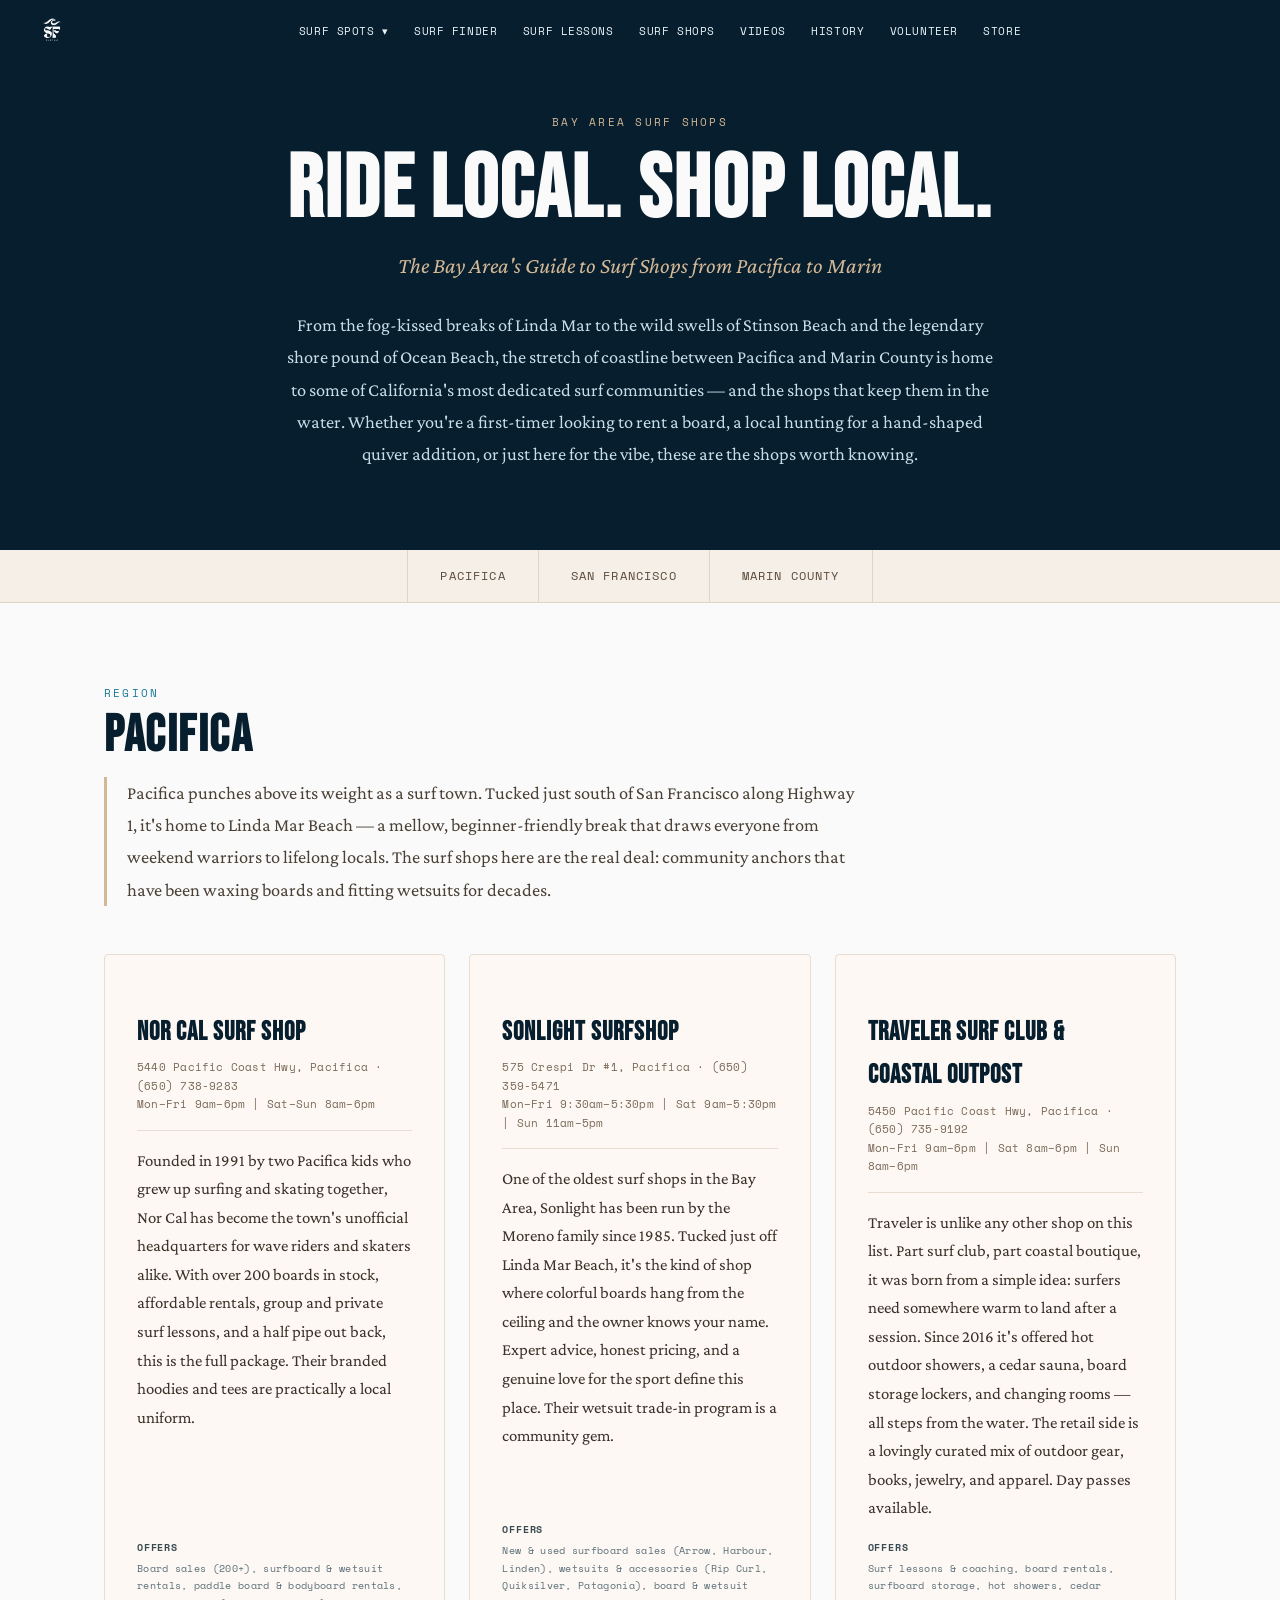
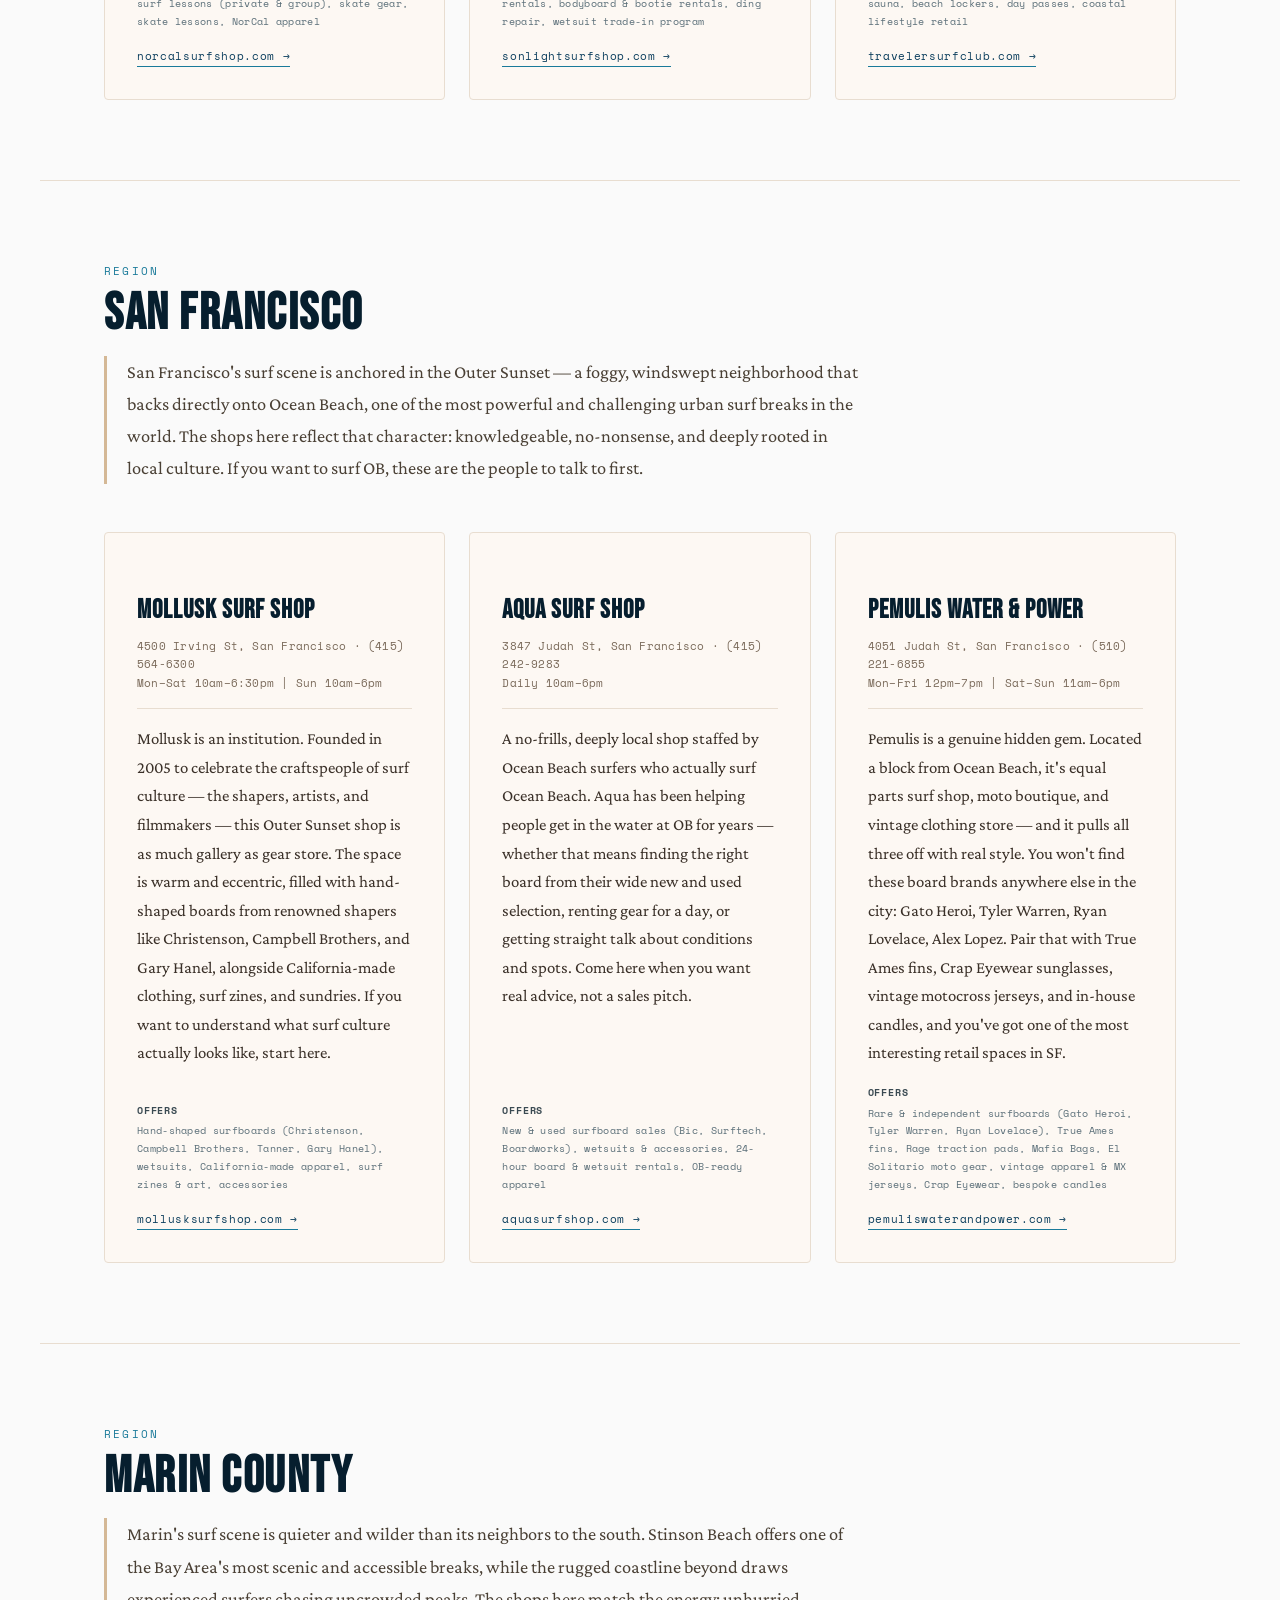
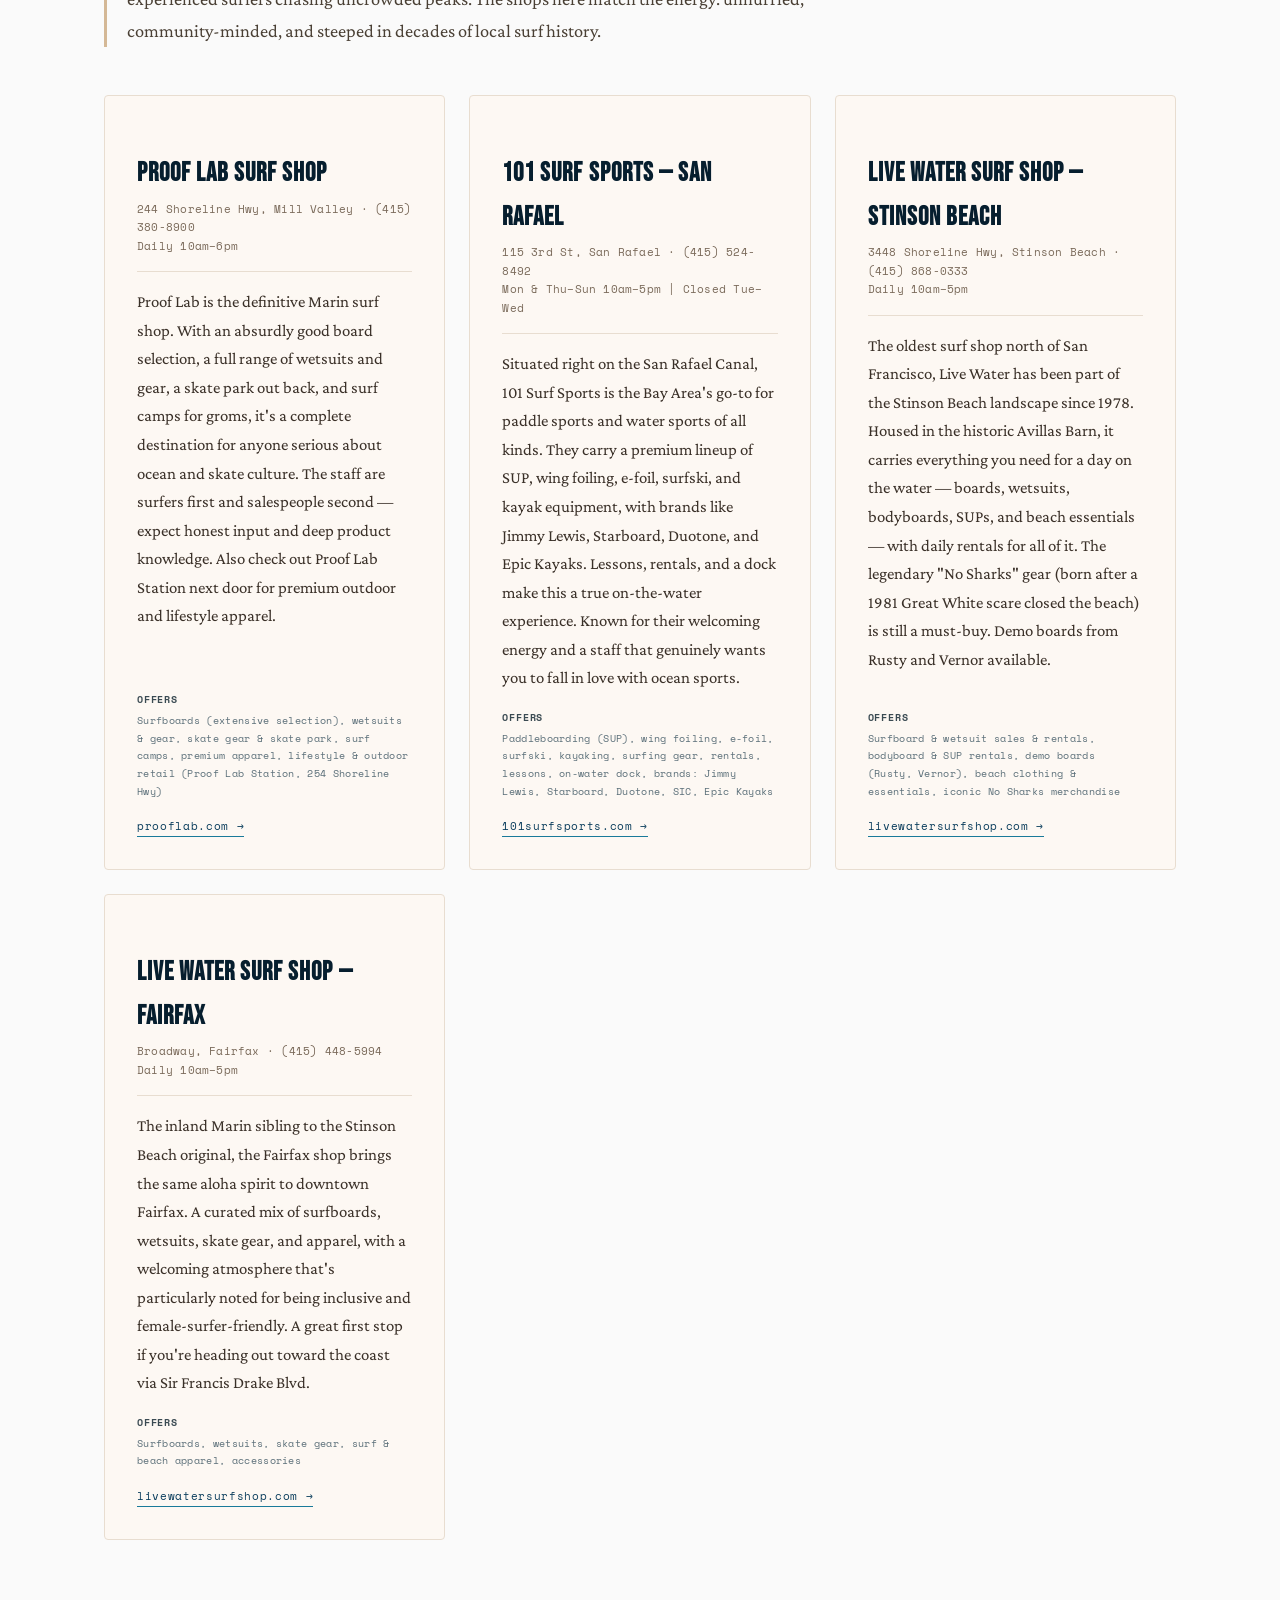
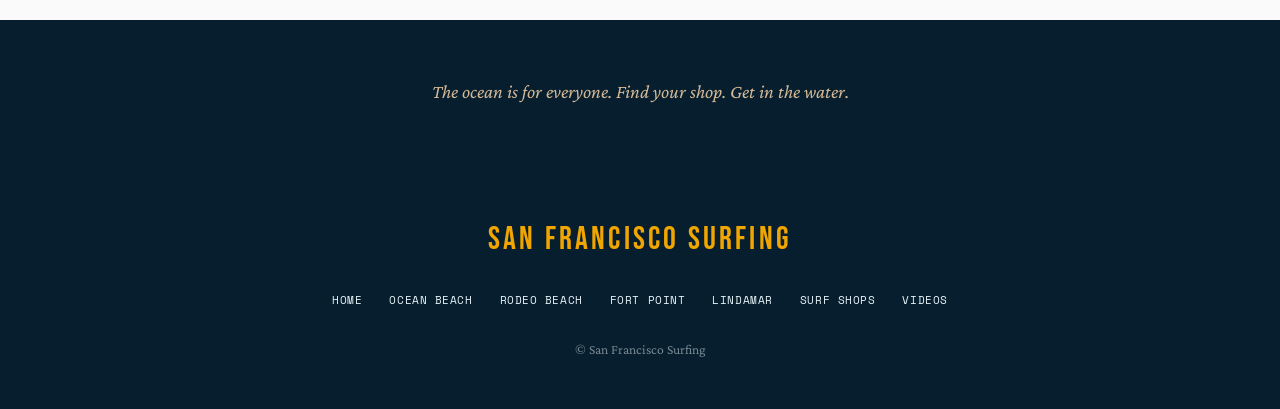
<file: surf-shops.html>
<!DOCTYPE html>
<html lang="en">
<head>
  <meta charset="UTF-8">
  <!-- Google Tag Manager -->
  <script>(function(w,d,s,l,i){w[l]=w[l]||[];w[l].push({'gtm.start':
  new Date().getTime(),event:'gtm.js'});var f=d.getElementsByTagName(s)[0],
  j=d.createElement(s),dl=l!='dataLayer'?'&l='+l:'';j.async=true;j.src=
  'https://www.googletagmanager.com/gtm.js?id='+i+dl;f.parentNode.insertBefore(j,f);
  })(window,document,'script','dataLayer','GTM-WRWDH6KN');</script>
  <!-- End Google Tag Manager -->
  <meta name="viewport" content="width=device-width, initial-scale=1.0">
  <title>Surf Shops — San Francisco Surfing</title>
  <meta name="description" content="The Bay Area's guide to surf shops from Pacifica to Marin — boards, wetsuits, rentals, lessons, and local knowledge.">
  <link rel="icon" type="image/png" href="images/logo/SF Logo black.png">
  <link rel="stylesheet" href="css/styles.css">
  <style>
    /* ── SURF SHOPS PAGE ── */

    .ss-hero {
      background: var(--deep);
      color: var(--white);
      padding: 7rem 4rem 5rem;
      text-align: center;
    }

    .ss-hero .section-label {
      color: var(--sand);
      margin-bottom: 1rem;
    }

    .ss-hero h1 {
      font-family: 'Bebas Neue', sans-serif;
      font-size: clamp(3rem, 7vw, 5.5rem);
      letter-spacing: 0.02em;
      line-height: 1;
      margin-bottom: 0.75rem;
      color: var(--white);
    }

    .ss-hero .subheadline {
      font-family: 'Crimson Pro', Georgia, serif;
      font-size: clamp(1.1rem, 2.5vw, 1.4rem);
      font-style: italic;
      color: var(--sand);
      margin-bottom: 1.5rem;
    }

    .ss-hero .intro {
      max-width: 720px;
      margin: 0 auto;
      font-family: 'Crimson Pro', Georgia, serif;
      font-size: 1.15rem;
      line-height: 1.75;
      color: #c8dde8;
    }

    /* Sticky region nav */
    .ss-region-nav {
      position: sticky;
      top: 60px;
      z-index: 90;
      background: #f5efe8;
      border-bottom: 1px solid #e0d4c4;
      display: flex;
      justify-content: center;
      gap: 0;
    }

    .ss-region-nav a {
      font-family: 'Space Mono', monospace;
      font-size: 0.72rem;
      letter-spacing: 0.1em;
      text-transform: uppercase;
      color: #5a4a3a;
      text-decoration: none;
      padding: 1rem 2rem;
      border-right: 1px solid #e0d4c4;
      transition: background 0.2s, color 0.2s;
    }

    .ss-region-nav a:first-child { border-left: 1px solid #e0d4c4; }

    .ss-region-nav a:hover {
      background: var(--deep);
      color: var(--sand);
    }

    /* Region sections */
    .ss-region {
      padding: 5rem 4rem;
      max-width: 1200px;
      margin: 0 auto;
    }

    .ss-region + .ss-region {
      border-top: 1px solid #e8ddd0;
    }

    .ss-region-header {
      margin-bottom: 2.5rem;
    }

    .ss-region-header .section-label {
      margin-bottom: 0.5rem;
    }

    .ss-region-header h2 {
      font-family: 'Bebas Neue', sans-serif;
      font-size: clamp(2.2rem, 4vw, 3.2rem);
      letter-spacing: 0.03em;
      color: var(--deep);
      margin-bottom: 1rem;
    }

    .ss-region-intro {
      font-family: 'Crimson Pro', Georgia, serif;
      font-size: 1.15rem;
      line-height: 1.75;
      color: #4a4035;
      max-width: 760px;
      border-left: 3px solid var(--sand);
      padding-left: 1.25rem;
    }

    /* Shop cards grid */
    .ss-shop-grid {
      display: grid;
      grid-template-columns: repeat(auto-fill, minmax(320px, 1fr));
      gap: 1.5rem;
      margin-top: 3rem;
    }

    .ss-card {
      background: #fdf8f3;
      border: 1px solid #e8ddd0;
      border-radius: 4px;
      padding: 2rem;
      display: flex;
      flex-direction: column;
      gap: 1rem;
      transition: box-shadow 0.2s, transform 0.2s;
    }

    .ss-card:hover {
      box-shadow: 0 6px 24px rgba(6,30,46,0.1);
      transform: translateY(-2px);
    }

    .ss-card-header {}

    .ss-card h3 {
      font-family: 'Bebas Neue', sans-serif;
      font-size: 1.6rem;
      letter-spacing: 0.04em;
      color: var(--deep);
      margin-bottom: 0.25rem;
    }

    .ss-card-meta {
      font-family: 'Space Mono', monospace;
      font-size: 0.68rem;
      color: #7a6a5a;
      line-height: 1.7;
      letter-spacing: 0.02em;
    }

    .ss-card-meta span {
      display: block;
    }

    .ss-card-divider {
      border: none;
      border-top: 1px solid #e8ddd0;
    }

    .ss-card-desc {
      font-family: 'Crimson Pro', Georgia, serif;
      font-size: 1.05rem;
      line-height: 1.7;
      color: #3a3028;
      flex: 1;
    }

    .ss-card-offers {
      font-family: 'Space Mono', monospace;
      font-size: 0.65rem;
      letter-spacing: 0.03em;
      color: #5a6e78;
      line-height: 1.7;
    }

    .ss-card-offers strong {
      display: block;
      color: #3a4a52;
      margin-bottom: 0.2rem;
      text-transform: uppercase;
      letter-spacing: 0.08em;
    }

    .ss-card-link {
      display: inline-block;
      font-family: 'Space Mono', monospace;
      font-size: 0.7rem;
      letter-spacing: 0.06em;
      color: var(--ocean);
      text-decoration: none;
      border-bottom: 1px solid var(--wave);
      padding-bottom: 1px;
      align-self: flex-start;
      transition: color 0.2s, border-color 0.2s;
    }

    .ss-card-link:hover {
      color: var(--deep);
      border-color: var(--deep);
    }

    /* Footer band */
    .ss-footer-band {
      background: var(--deep);
      color: var(--white);
      text-align: center;
      padding: 3.5rem 2rem;
    }

    .ss-footer-band p {
      font-family: 'Crimson Pro', Georgia, serif;
      font-style: italic;
      font-size: 1.2rem;
      color: var(--sand);
    }

    @media (max-width: 768px) {
      .ss-hero { padding: 5rem 1.5rem 3.5rem; }
      .ss-region { padding: 3.5rem 1.5rem; }
      .ss-region-nav a { padding: 0.85rem 1rem; font-size: 0.65rem; }
      .ss-shop-grid { grid-template-columns: 1fr; }
    }
  </style>
</head>
<body>
<!-- Google Tag Manager (noscript) -->
<noscript><iframe src="https://www.googletagmanager.com/ns.html?id=GTM-WRWDH6KN"
height="0" width="0" style="display:none;visibility:hidden"></iframe></noscript>
<!-- End Google Tag Manager (noscript) -->

<div id="nav-placeholder"></div>

<!-- HERO -->
<div class="ss-hero">
  <p class="section-label">Bay Area Surf Shops</p>
  <h1>Ride Local. Shop Local.</h1>
  <p class="subheadline">The Bay Area's Guide to Surf Shops from Pacifica to Marin</p>
  <p class="intro">From the fog-kissed breaks of Linda Mar to the wild swells of Stinson Beach and the legendary shore pound of Ocean Beach, the stretch of coastline between Pacifica and Marin County is home to some of California's most dedicated surf communities — and the shops that keep them in the water. Whether you're a first-timer looking to rent a board, a local hunting for a hand-shaped quiver addition, or just here for the vibe, these are the shops worth knowing.</p>
</div>

<!-- STICKY REGION NAV -->
<nav class="ss-region-nav">
  <a href="#pacifica">Pacifica</a>
  <a href="#san-francisco">San Francisco</a>
  <a href="#marin">Marin County</a>
</nav>

<!-- PACIFICA -->
<div id="pacifica" class="ss-region">
  <div class="ss-region-header">
    <p class="section-label">Region</p>
    <h2>Pacifica</h2>
    <p class="ss-region-intro">Pacifica punches above its weight as a surf town. Tucked just south of San Francisco along Highway 1, it's home to Linda Mar Beach — a mellow, beginner-friendly break that draws everyone from weekend warriors to lifelong locals. The surf shops here are the real deal: community anchors that have been waxing boards and fitting wetsuits for decades.</p>
  </div>

  <div class="ss-shop-grid">

    <div class="ss-card">
      <div class="ss-card-header">
        <h3>Nor Cal Surf Shop</h3>
        <div class="ss-card-meta">
          <span>5440 Pacific Coast Hwy, Pacifica · (650) 738-9283</span>
          <span>Mon–Fri 9am–6pm | Sat–Sun 8am–6pm</span>
        </div>
      </div>
      <hr class="ss-card-divider">
      <p class="ss-card-desc">Founded in 1991 by two Pacifica kids who grew up surfing and skating together, Nor Cal has become the town's unofficial headquarters for wave riders and skaters alike. With over 200 boards in stock, affordable rentals, group and private surf lessons, and a half pipe out back, this is the full package. Their branded hoodies and tees are practically a local uniform.</p>
      <div class="ss-card-offers">
        <strong>Offers</strong>
        Board sales (200+), surfboard &amp; wetsuit rentals, paddle board &amp; bodyboard rentals, surf lessons (private &amp; group), skate gear, skate lessons, NorCal apparel
      </div>
      <a href="https://www.norcalsurfshop.com" target="_blank" class="ss-card-link">norcalsurfshop.com →</a>
    </div>

    <div class="ss-card">
      <div class="ss-card-header">
        <h3>Sonlight Surfshop</h3>
        <div class="ss-card-meta">
          <span>575 Crespi Dr #1, Pacifica · (650) 359-5471</span>
          <span>Mon–Fri 9:30am–5:30pm | Sat 9am–5:30pm | Sun 11am–5pm</span>
        </div>
      </div>
      <hr class="ss-card-divider">
      <p class="ss-card-desc">One of the oldest surf shops in the Bay Area, Sonlight has been run by the Moreno family since 1985. Tucked just off Linda Mar Beach, it's the kind of shop where colorful boards hang from the ceiling and the owner knows your name. Expert advice, honest pricing, and a genuine love for the sport define this place. Their wetsuit trade-in program is a community gem.</p>
      <div class="ss-card-offers">
        <strong>Offers</strong>
        New &amp; used surfboard sales (Arrow, Harbour, Linden), wetsuits &amp; accessories (Rip Curl, Quiksilver, Patagonia), board &amp; wetsuit rentals, bodyboard &amp; bootie rentals, ding repair, wetsuit trade-in program
      </div>
      <a href="https://www.sonlightsurfshop.com" target="_blank" class="ss-card-link">sonlightsurfshop.com →</a>
    </div>

    <div class="ss-card">
      <div class="ss-card-header">
        <h3>Traveler Surf Club &amp; Coastal Outpost</h3>
        <div class="ss-card-meta">
          <span>5450 Pacific Coast Hwy, Pacifica · (650) 735-9192</span>
          <span>Mon–Fri 9am–6pm | Sat 8am–6pm | Sun 8am–6pm</span>
        </div>
      </div>
      <hr class="ss-card-divider">
      <p class="ss-card-desc">Traveler is unlike any other shop on this list. Part surf club, part coastal boutique, it was born from a simple idea: surfers need somewhere warm to land after a session. Since 2016 it's offered hot outdoor showers, a cedar sauna, board storage lockers, and changing rooms — all steps from the water. The retail side is a lovingly curated mix of outdoor gear, books, jewelry, and apparel. Day passes available.</p>
      <div class="ss-card-offers">
        <strong>Offers</strong>
        Surf lessons &amp; coaching, board rentals, surfboard storage, hot showers, cedar sauna, beach lockers, day passes, coastal lifestyle retail
      </div>
      <a href="https://www.travelersurfclub.com" target="_blank" class="ss-card-link">travelersurfclub.com →</a>
    </div>

  </div>
</div>

<!-- SAN FRANCISCO -->
<div id="san-francisco" class="ss-region">
  <div class="ss-region-header">
    <p class="section-label">Region</p>
    <h2>San Francisco</h2>
    <p class="ss-region-intro">San Francisco's surf scene is anchored in the Outer Sunset — a foggy, windswept neighborhood that backs directly onto Ocean Beach, one of the most powerful and challenging urban surf breaks in the world. The shops here reflect that character: knowledgeable, no-nonsense, and deeply rooted in local culture. If you want to surf OB, these are the people to talk to first.</p>
  </div>

  <div class="ss-shop-grid">

    <div class="ss-card">
      <div class="ss-card-header">
        <h3>Mollusk Surf Shop</h3>
        <div class="ss-card-meta">
          <span>4500 Irving St, San Francisco · (415) 564-6300</span>
          <span>Mon–Sat 10am–6:30pm | Sun 10am–6pm</span>
        </div>
      </div>
      <hr class="ss-card-divider">
      <p class="ss-card-desc">Mollusk is an institution. Founded in 2005 to celebrate the craftspeople of surf culture — the shapers, artists, and filmmakers — this Outer Sunset shop is as much gallery as gear store. The space is warm and eccentric, filled with hand-shaped boards from renowned shapers like Christenson, Campbell Brothers, and Gary Hanel, alongside California-made clothing, surf zines, and sundries. If you want to understand what surf culture actually looks like, start here.</p>
      <div class="ss-card-offers">
        <strong>Offers</strong>
        Hand-shaped surfboards (Christenson, Campbell Brothers, Tanner, Gary Hanel), wetsuits, California-made apparel, surf zines &amp; art, accessories
      </div>
      <a href="https://mollusksurfshop.com" target="_blank" class="ss-card-link">mollusksurfshop.com →</a>
    </div>

    <div class="ss-card">
      <div class="ss-card-header">
        <h3>Aqua Surf Shop</h3>
        <div class="ss-card-meta">
          <span>3847 Judah St, San Francisco · (415) 242-9283</span>
          <span>Daily 10am–6pm</span>
        </div>
      </div>
      <hr class="ss-card-divider">
      <p class="ss-card-desc">A no-frills, deeply local shop staffed by Ocean Beach surfers who actually surf Ocean Beach. Aqua has been helping people get in the water at OB for years — whether that means finding the right board from their wide new and used selection, renting gear for a day, or getting straight talk about conditions and spots. Come here when you want real advice, not a sales pitch.</p>
      <div class="ss-card-offers">
        <strong>Offers</strong>
        New &amp; used surfboard sales (Bic, Surftech, Boardworks), wetsuits &amp; accessories, 24-hour board &amp; wetsuit rentals, OB-ready apparel
      </div>
      <a href="https://www.aquasurfshop.com" target="_blank" class="ss-card-link">aquasurfshop.com →</a>
    </div>

    <div class="ss-card">
      <div class="ss-card-header">
        <h3>Pemulis Water &amp; Power</h3>
        <div class="ss-card-meta">
          <span>4051 Judah St, San Francisco · (510) 221-6855</span>
          <span>Mon–Fri 12pm–7pm | Sat–Sun 11am–6pm</span>
        </div>
      </div>
      <hr class="ss-card-divider">
      <p class="ss-card-desc">Pemulis is a genuine hidden gem. Located a block from Ocean Beach, it's equal parts surf shop, moto boutique, and vintage clothing store — and it pulls all three off with real style. You won't find these board brands anywhere else in the city: Gato Heroi, Tyler Warren, Ryan Lovelace, Alex Lopez. Pair that with True Ames fins, Crap Eyewear sunglasses, vintage motocross jerseys, and in-house candles, and you've got one of the most interesting retail spaces in SF.</p>
      <div class="ss-card-offers">
        <strong>Offers</strong>
        Rare &amp; independent surfboards (Gato Heroi, Tyler Warren, Ryan Lovelace), True Ames fins, Rage traction pads, Mafia Bags, El Solitario moto gear, vintage apparel &amp; MX jerseys, Crap Eyewear, bespoke candles
      </div>
      <a href="https://www.pemuliswaterandpower.com" target="_blank" class="ss-card-link">pemuliswaterandpower.com →</a>
    </div>

  </div>
</div>

<!-- MARIN COUNTY -->
<div id="marin" class="ss-region">
  <div class="ss-region-header">
    <p class="section-label">Region</p>
    <h2>Marin County</h2>
    <p class="ss-region-intro">Marin's surf scene is quieter and wilder than its neighbors to the south. Stinson Beach offers one of the Bay Area's most scenic and accessible breaks, while the rugged coastline beyond draws experienced surfers chasing uncrowded peaks. The shops here match the energy: unhurried, community-minded, and steeped in decades of local surf history.</p>
  </div>

  <div class="ss-shop-grid">

    <div class="ss-card">
      <div class="ss-card-header">
        <h3>Proof Lab Surf Shop</h3>
        <div class="ss-card-meta">
          <span>244 Shoreline Hwy, Mill Valley · (415) 380-8900</span>
          <span>Daily 10am–6pm</span>
        </div>
      </div>
      <hr class="ss-card-divider">
      <p class="ss-card-desc">Proof Lab is the definitive Marin surf shop. With an absurdly good board selection, a full range of wetsuits and gear, a skate park out back, and surf camps for groms, it's a complete destination for anyone serious about ocean and skate culture. The staff are surfers first and salespeople second — expect honest input and deep product knowledge. Also check out Proof Lab Station next door for premium outdoor and lifestyle apparel.</p>
      <div class="ss-card-offers">
        <strong>Offers</strong>
        Surfboards (extensive selection), wetsuits &amp; gear, skate gear &amp; skate park, surf camps, premium apparel, lifestyle &amp; outdoor retail (Proof Lab Station, 254 Shoreline Hwy)
      </div>
      <a href="https://www.prooflab.com" target="_blank" class="ss-card-link">prooflab.com →</a>
    </div>

    <div class="ss-card">
      <div class="ss-card-header">
        <h3>101 Surf Sports — San Rafael</h3>
        <div class="ss-card-meta">
          <span>115 3rd St, San Rafael · (415) 524-8492</span>
          <span>Mon &amp; Thu–Sun 10am–5pm | Closed Tue–Wed</span>
        </div>
      </div>
      <hr class="ss-card-divider">
      <p class="ss-card-desc">Situated right on the San Rafael Canal, 101 Surf Sports is the Bay Area's go-to for paddle sports and water sports of all kinds. They carry a premium lineup of SUP, wing foiling, e-foil, surfski, and kayak equipment, with brands like Jimmy Lewis, Starboard, Duotone, and Epic Kayaks. Lessons, rentals, and a dock make this a true on-the-water experience. Known for their welcoming energy and a staff that genuinely wants you to fall in love with ocean sports.</p>
      <div class="ss-card-offers">
        <strong>Offers</strong>
        Paddleboarding (SUP), wing foiling, e-foil, surfski, kayaking, surfing gear, rentals, lessons, on-water dock, brands: Jimmy Lewis, Starboard, Duotone, SIC, Epic Kayaks
      </div>
      <a href="https://www.101surfsports.com" target="_blank" class="ss-card-link">101surfsports.com →</a>
    </div>

    <div class="ss-card">
      <div class="ss-card-header">
        <h3>Live Water Surf Shop — Stinson Beach</h3>
        <div class="ss-card-meta">
          <span>3448 Shoreline Hwy, Stinson Beach · (415) 868-0333</span>
          <span>Daily 10am–5pm</span>
        </div>
      </div>
      <hr class="ss-card-divider">
      <p class="ss-card-desc">The oldest surf shop north of San Francisco, Live Water has been part of the Stinson Beach landscape since 1978. Housed in the historic Avillas Barn, it carries everything you need for a day on the water — boards, wetsuits, bodyboards, SUPs, and beach essentials — with daily rentals for all of it. The legendary "No Sharks" gear (born after a 1981 Great White scare closed the beach) is still a must-buy. Demo boards from Rusty and Vernor available.</p>
      <div class="ss-card-offers">
        <strong>Offers</strong>
        Surfboard &amp; wetsuit sales &amp; rentals, bodyboard &amp; SUP rentals, demo boards (Rusty, Vernor), beach clothing &amp; essentials, iconic No Sharks merchandise
      </div>
      <a href="https://www.livewatersurfshop.com" target="_blank" class="ss-card-link">livewatersurfshop.com →</a>
    </div>

    <div class="ss-card">
      <div class="ss-card-header">
        <h3>Live Water Surf Shop — Fairfax</h3>
        <div class="ss-card-meta">
          <span>Broadway, Fairfax · (415) 448-5994</span>
          <span>Daily 10am–5pm</span>
        </div>
      </div>
      <hr class="ss-card-divider">
      <p class="ss-card-desc">The inland Marin sibling to the Stinson Beach original, the Fairfax shop brings the same aloha spirit to downtown Fairfax. A curated mix of surfboards, wetsuits, skate gear, and apparel, with a welcoming atmosphere that's particularly noted for being inclusive and female-surfer-friendly. A great first stop if you're heading out toward the coast via Sir Francis Drake Blvd.</p>
      <div class="ss-card-offers">
        <strong>Offers</strong>
        Surfboards, wetsuits, skate gear, surf &amp; beach apparel, accessories
      </div>
      <a href="https://www.livewatersurfshop.com" target="_blank" class="ss-card-link">livewatersurfshop.com →</a>
    </div>

  </div>
</div>

<!-- FOOTER BAND -->
<div class="ss-footer-band">
  <p>The ocean is for everyone. Find your shop. Get in the water.</p>
</div>

<div id="footer-placeholder"></div>
<script src="js/layout.js"></script>
</body>
</html>
</file>
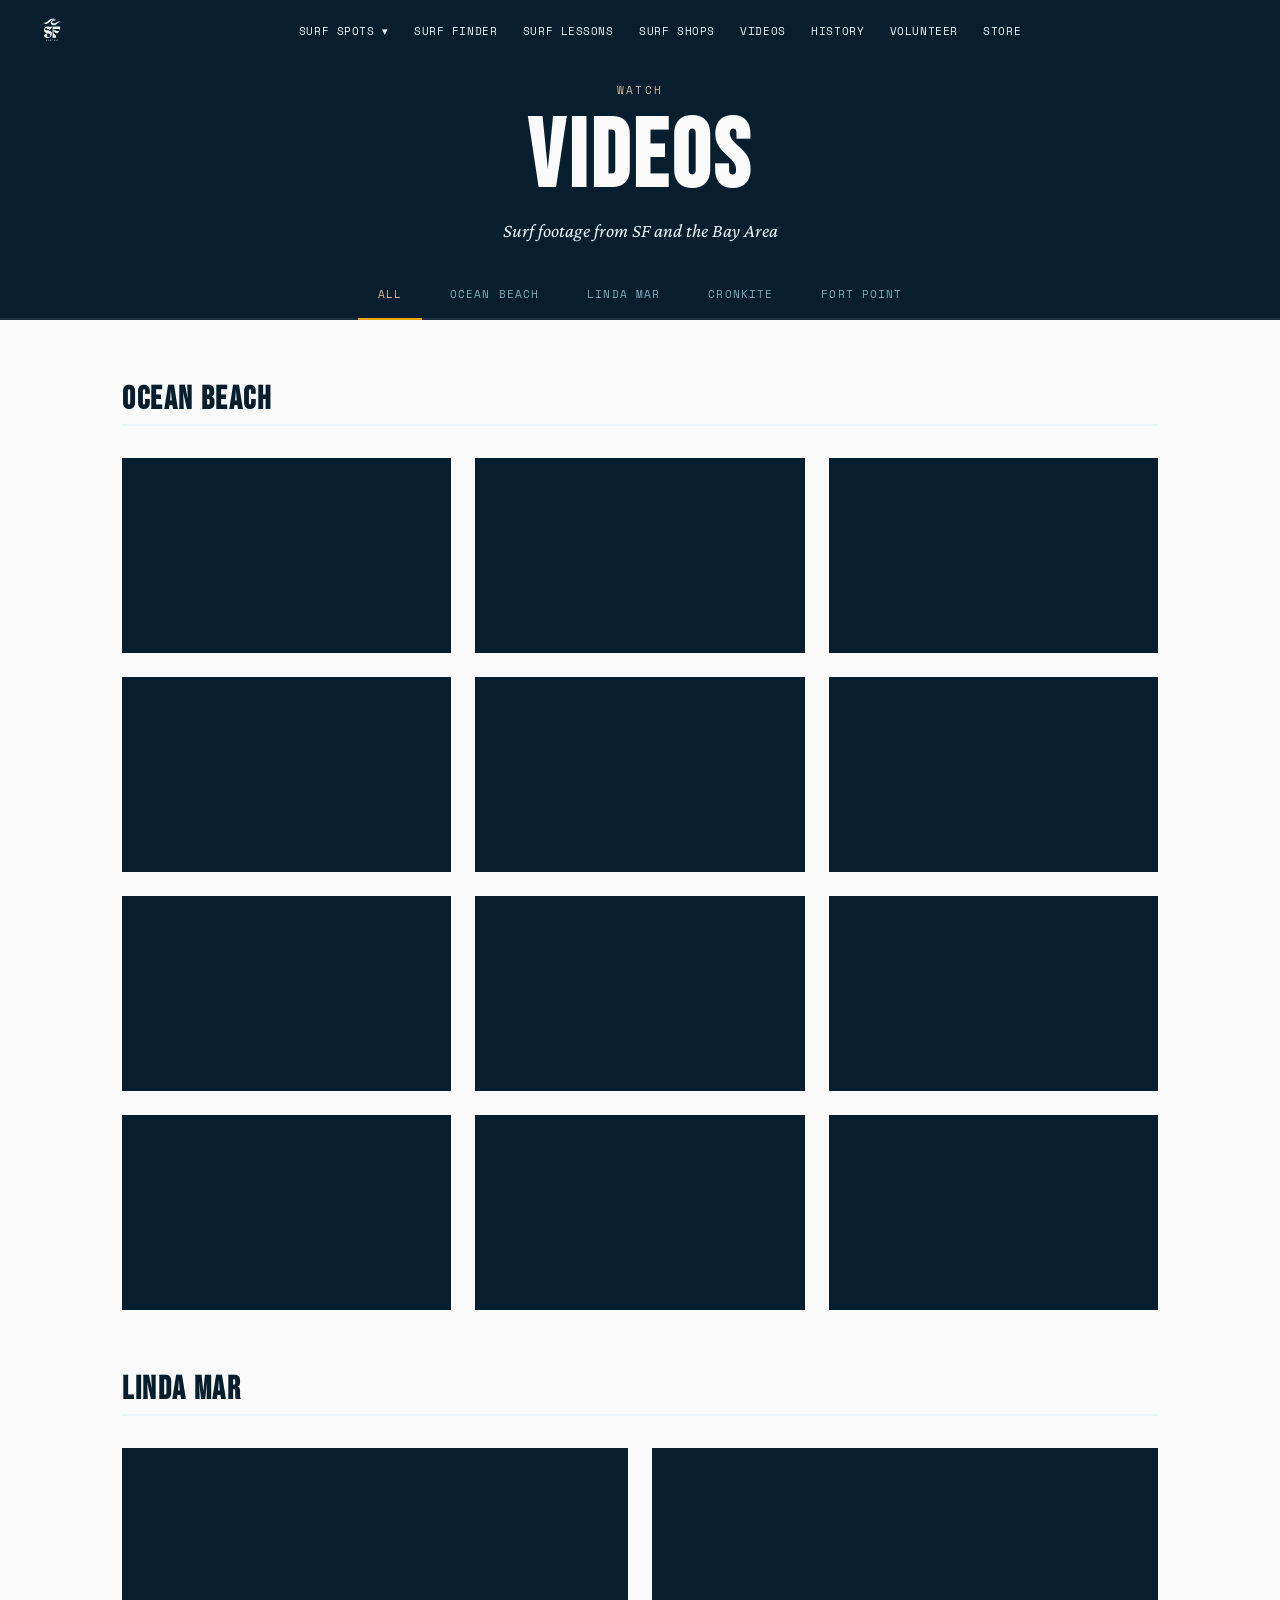
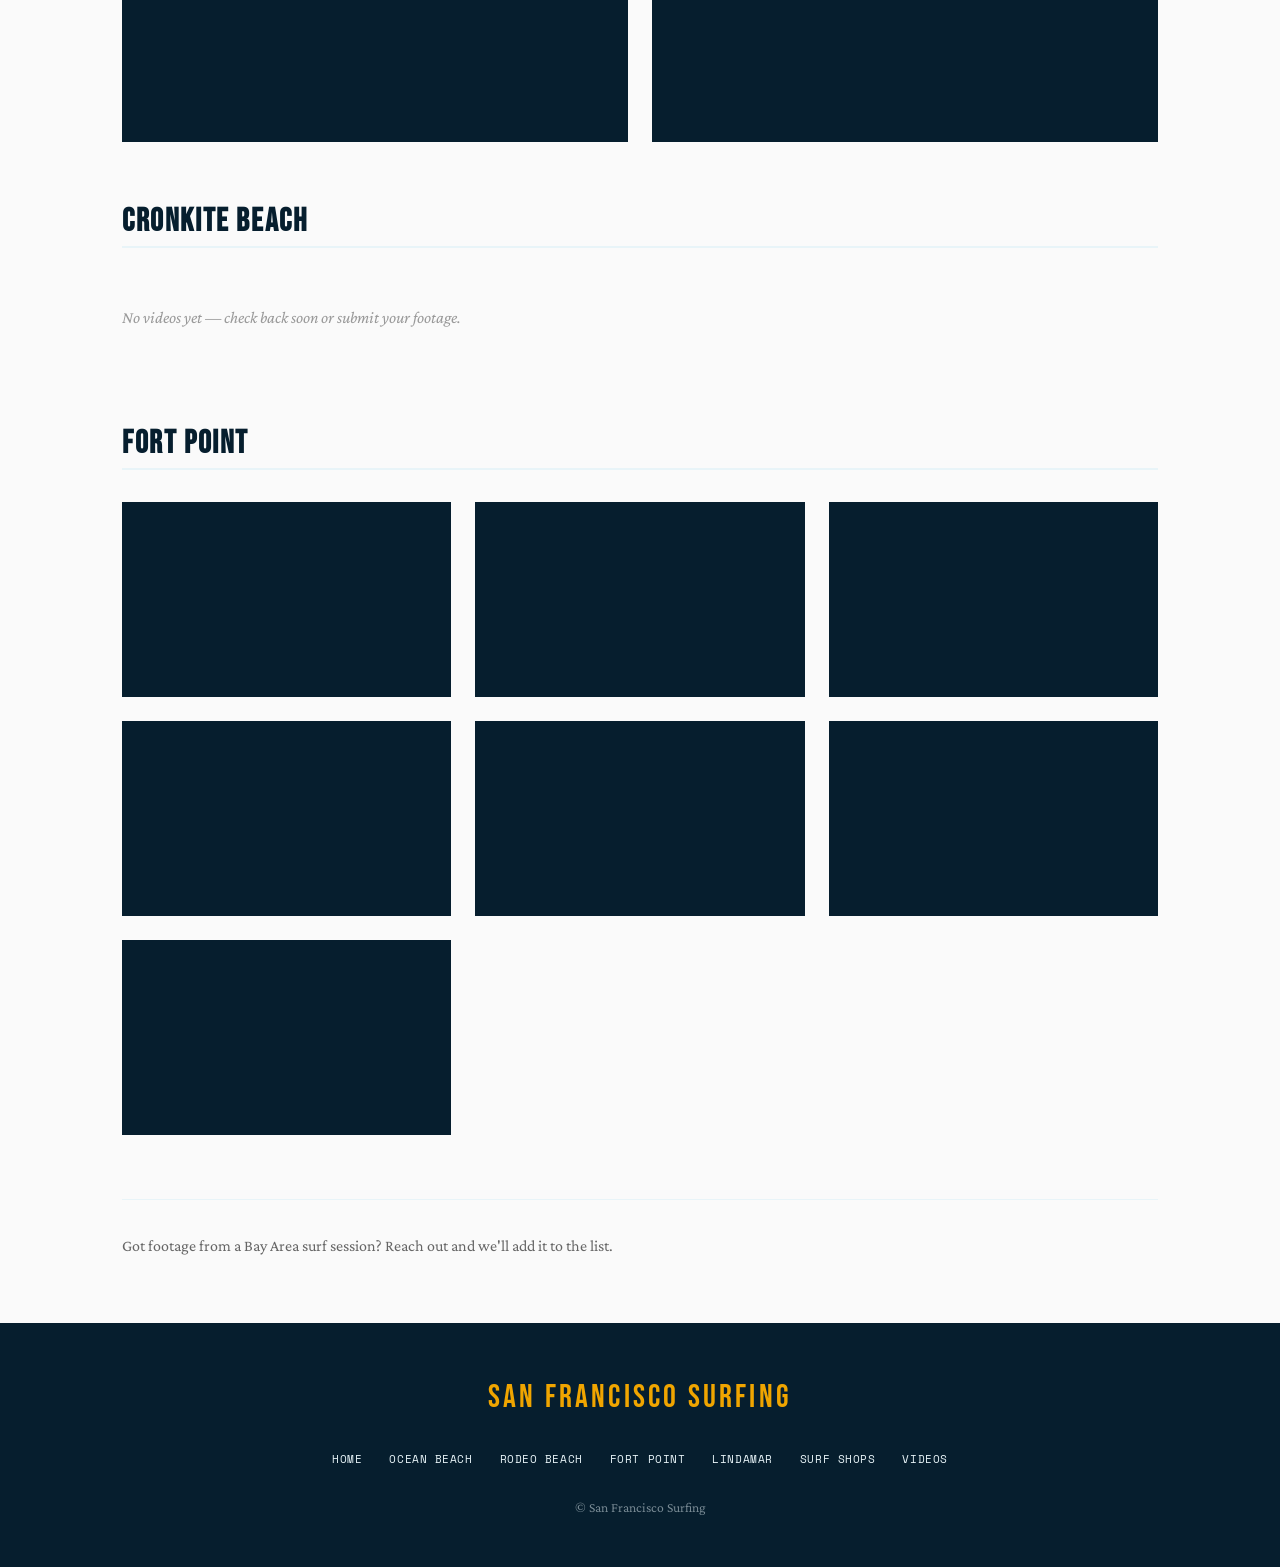
<file: videos.html>
<!DOCTYPE html>
<html lang="en">
<head>
  <meta charset="UTF-8">
  <!-- Google Tag Manager -->
  <script>(function(w,d,s,l,i){w[l]=w[l]||[];w[l].push({'gtm.start':
  new Date().getTime(),event:'gtm.js'});var f=d.getElementsByTagName(s)[0],
  j=d.createElement(s),dl=l!='dataLayer'?'&l='+l:'';j.async=true;j.src=
  'https://www.googletagmanager.com/gtm.js?id='+i+dl;f.parentNode.insertBefore(j,f);
  })(window,document,'script','dataLayer','GTM-WRWDH6KN');</script>
  <!-- End Google Tag Manager -->
  <meta name="viewport" content="width=device-width, initial-scale=1.0">
  <title>Videos — San Francisco Surfing</title>
  <meta name="description" content="Surf videos from San Francisco, Ocean Beach, Fort Point, and the Bay Area.">
  <link rel="icon" type="image/png" href="images/logo/SF Logo black.png">
  <link rel="stylesheet" href="css/styles.css">
  <style>
    /* VIDEO PAGE FILTER */
    .video-page-hero {
      background: var(--deep);
      padding: 5rem 2rem 0;
      text-align: center;
      color: var(--white);
    }

    .video-page-hero .section-label { color: var(--sand); margin-bottom: 0.75rem; }

    .video-page-hero h1 {
      font-family: 'Bebas Neue', sans-serif;
      font-size: clamp(3rem, 8vw, 6rem);
      letter-spacing: 0.04em;
      line-height: 1;
      margin-bottom: 0.5rem;
    }

    .video-page-hero .subtitle {
      font-family: 'Crimson Pro', Georgia, serif;
      font-style: italic;
      font-size: 1.2rem;
      color: var(--foam);
      margin-bottom: 0;
    }

    /* FILTER BAR */
    .video-filter-bar {
      background: var(--deep);
      padding: 1.75rem 2rem 0;
      display: flex;
      justify-content: center;
      gap: 0.5rem;
      flex-wrap: wrap;
      border-bottom: 2px solid rgba(255,255,255,0.08);
    }

    .filter-btn {
      font-family: 'Space Mono', monospace;
      font-size: 0.7rem;
      letter-spacing: 0.1em;
      text-transform: uppercase;
      color: #7aaabb;
      background: none;
      border: none;
      border-bottom: 2px solid transparent;
      padding: 0.6rem 1.25rem 1rem;
      cursor: pointer;
      transition: color 0.2s, border-color 0.2s;
      margin-bottom: -2px;
    }

    .filter-btn:hover { color: var(--foam); }

    .filter-btn.active {
      color: var(--sand);
      border-bottom-color: var(--sun);
    }

    /* VIDEO GRID AREA */
    .video-page-content {
      max-width: 1100px;
      margin: 0 auto;
      padding: 4rem 2rem;
    }

    .video-section {
      margin-bottom: 4rem;
    }

    .video-section h2 {
      font-family: 'Bebas Neue', sans-serif;
      font-size: 2rem;
      letter-spacing: 0.05em;
      color: var(--deep);
      margin-bottom: 1.5rem;
      padding-bottom: 0.5rem;
      border-bottom: 2px solid var(--foam);
    }

    .video-section.hidden { display: none; }

    .video-empty {
      font-family: 'Crimson Pro', Georgia, serif;
      font-style: italic;
      color: #999;
      font-size: 1.05rem;
      padding: 2rem 0;
    }

    .video-share {
      margin-top: 3rem;
      padding-top: 2rem;
      border-top: 1px solid var(--foam);
      font-family: 'Crimson Pro', Georgia, serif;
      font-size: 1rem;
      color: #666;
    }

    /* HOW TO ADD comment block */
    .video-add-note {
      background: var(--foam);
      border-left: 3px solid var(--wave);
      padding: 1rem 1.25rem;
      margin-bottom: 1.5rem;
      font-family: 'Space Mono', monospace;
      font-size: 0.68rem;
      color: #4a6a7a;
      line-height: 1.8;
    }

    @media (max-width: 768px) {
      .video-filter-bar { gap: 0; padding: 1rem 1rem 0; }
      .filter-btn { padding: 0.5rem 0.75rem 0.85rem; font-size: 0.62rem; }
      .video-page-content { padding: 2.5rem 1.5rem; }
    }
  </style>
</head>
<body>
<!-- Google Tag Manager (noscript) -->
<noscript><iframe src="https://www.googletagmanager.com/ns.html?id=GTM-WRWDH6KN"
height="0" width="0" style="display:none;visibility:hidden"></iframe></noscript>
<!-- End Google Tag Manager (noscript) -->

<div id="nav-placeholder"></div>

<!-- HERO -->
<div class="video-page-hero">
  <p class="section-label">Watch</p>
  <h1>Videos</h1>
  <p class="subtitle">Surf footage from SF and the Bay Area</p>
</div>

<!-- FILTER BAR -->
<div class="video-filter-bar">
  <button class="filter-btn active" data-filter="all">All</button>
  <button class="filter-btn" data-filter="ocean-beach">Ocean Beach</button>
  <button class="filter-btn" data-filter="linda-mar">Linda Mar</button>
  <button class="filter-btn" data-filter="cronkite">Cronkite</button>
  <button class="filter-btn" data-filter="fort-point">Fort Point</button>
</div>

<!-- VIDEO CONTENT -->
<div class="video-page-content">

  <!-- OCEAN BEACH -->
  <div class="video-section" data-location="ocean-beach">
    <h2>Ocean Beach</h2>
    <div class="video-grid">
      <div class="video-embed">
        <iframe src="https://player.vimeo.com/video/198087851" allowfullscreen title="Ocean Beach Surfing"></iframe>
      </div>
      <div class="video-embed">
        <iframe src="https://player.vimeo.com/video/204372539" allowfullscreen title="Ocean Beach Surfing"></iframe>
      </div>
      <div class="video-embed">
        <iframe src="https://player.vimeo.com/video/252747549" allowfullscreen title="Ocean Beach Surfing"></iframe>
      </div>
      <div class="video-embed">
        <iframe src="https://www.youtube.com/embed/l2GVLWns4O8" allowfullscreen title="Ocean Beach Surfing"></iframe>
      </div>
      <div class="video-embed">
        <iframe src="https://www.youtube.com/embed/5W8ywGqkaHI" allowfullscreen title="Ocean Beach Surfing"></iframe>
      </div>
      <div class="video-embed">
        <iframe src="https://www.youtube.com/embed/qp6hFCOcR1c" allowfullscreen title="Ocean Beach Surfing"></iframe>
      </div>
      <div class="video-embed">
        <iframe src="https://www.youtube.com/embed/ZVi3lR7_bIw" allowfullscreen title="Ocean Beach Surfing"></iframe>
      </div>
      <div class="video-embed">
        <iframe src="https://www.youtube.com/embed/knExbkZHsY4" allowfullscreen title="Ocean Beach Surfing"></iframe>
      </div>
      <div class="video-embed">
        <iframe src="https://www.youtube.com/embed/8PrQfQCNIUk" allowfullscreen title="Ocean Beach Surfing"></iframe>
      </div>
      <div class="video-embed">
        <iframe src="https://www.youtube.com/embed/1k4_YlDnBRE" allowfullscreen title="Ocean Beach Surfing"></iframe>
      </div>
      <div class="video-embed">
        <iframe src="https://www.youtube.com/embed/4afi-qwCygI" allowfullscreen title="Ocean Beach Surfing"></iframe>
      </div>
      <div class="video-embed">
        <iframe src="https://www.youtube.com/embed/FBKUNLaXEYg" allowfullscreen title="Ocean Beach Surfing"></iframe>
      </div>
    </div>
  </div>

  <!-- LINDA MAR -->
  <div class="video-section" data-location="linda-mar">
    <h2>Linda Mar</h2>
    <div class="video-grid">
      <div class="video-embed">
        <iframe src="https://www.youtube.com/embed/4iP1trDGLWU" allowfullscreen title="Linda Mar Surfing"></iframe>
      </div>
      <div class="video-embed">
        <iframe src="https://www.youtube.com/embed/l0-oNwMTfxI" allowfullscreen title="Linda Mar Surfing"></iframe>
      </div>
    </div>
  </div>

  <!-- CRONKITE -->
  <div class="video-section" data-location="cronkite">
    <h2>Cronkite Beach</h2>
    <p class="video-empty">No videos yet — check back soon or submit your footage.</p>
  </div>

  <!-- FORT POINT -->
  <div class="video-section" data-location="fort-point">
    <h2>Fort Point</h2>
    <div class="video-grid">
      <div class="video-embed">
        <iframe src="https://www.youtube.com/embed/uaeamUAN8gU" allowfullscreen title="Fort Point Surfing"></iframe>
      </div>
      <div class="video-embed">
        <iframe src="https://www.youtube.com/embed/a7j4-MXq1bc" allowfullscreen title="Fort Point Surfing"></iframe>
      </div>
      <div class="video-embed">
        <iframe src="https://www.youtube.com/embed/98anTzdqXzk" allowfullscreen title="Fort Point Surfing"></iframe>
      </div>
      <div class="video-embed">
        <iframe src="https://www.youtube.com/embed/BvwUT4L4xTg" allowfullscreen title="Fort Point Surfing"></iframe>
      </div>
      <div class="video-embed">
        <iframe src="https://www.youtube.com/embed/2pVMhFCICXU" allowfullscreen title="Fort Point Surfing"></iframe>
      </div>
      <div class="video-embed">
        <iframe src="https://www.youtube.com/embed/vy9LI7KEM6c" allowfullscreen title="Fort Point Surfing"></iframe>
      </div>
      <div class="video-embed">
        <iframe src="https://www.youtube.com/embed/ESAfqChDxw4" allowfullscreen title="Fort Point Surfing"></iframe>
      </div>
    </div>
  </div>

  <div class="video-share">
    Got footage from a Bay Area surf session? Reach out and we'll add it to the list.
  </div>

</div>

<div id="footer-placeholder"></div>
<script src="js/layout.js"></script>
<script>
  const filterBtns = document.querySelectorAll('.filter-btn');
  const videoSections = document.querySelectorAll('.video-section');

  filterBtns.forEach(btn => {
    btn.addEventListener('click', () => {
      const filter = btn.dataset.filter;

      // Update active button
      filterBtns.forEach(b => b.classList.remove('active'));
      btn.classList.add('active');

      // Show/hide sections
      videoSections.forEach(section => {
        if (filter === 'all' || section.dataset.location === filter) {
          section.classList.remove('hidden');
        } else {
          section.classList.add('hidden');
        }
      });
    });
  });
</script>
</body>
</html>
</file>
<file: css/styles.css>
@import url('https://fonts.googleapis.com/css2?family=Bebas+Neue&family=Crimson+Pro:ital,wght@0,300;0,400;1,300;1,400&family=Space+Mono:wght@400;700&display=swap');

:root {
  --ocean: #0a3d5c;
  --deep: #061e2e;
  --wave: #1a7a9a;
  --foam: #e8f4f8;
  --sand: #d4b896;
  --sun: #f0a500;
  --white: #fafafa;
  --text: #1a1a1a;
}

* { margin: 0; padding: 0; box-sizing: border-box; }

html { scroll-behavior: smooth; }

body {
  font-family: 'Crimson Pro', Georgia, serif;
  background: var(--white);
  color: var(--text);
  font-size: 18px;
  line-height: 1.7;
}

/* NAV */
#nav-placeholder nav {
  position: fixed;
  top: 0; left: 0; right: 0;
  z-index: 100;
  background: var(--deep);
  display: grid;
  grid-template-columns: auto 1fr;
  align-items: center;
  padding: 0 2rem;
  height: 60px;
}

#nav-placeholder nav .logo {
  text-decoration: none;
  display: flex;
  align-items: center;
}

#nav-placeholder nav .logo-img {
  height: 40px;
  width: auto;
}

#nav-placeholder nav ul {
  list-style: none;
  display: flex;
  gap: 0.2rem;
  align-items: center;
  justify-content: center;
}

#nav-placeholder nav ul li { position: relative; }

#nav-placeholder nav ul li a {
  font-family: 'Space Mono', monospace;
  font-size: 0.7rem;
  color: var(--foam);
  text-decoration: none;
  padding: 0.4rem 0.7rem;
  letter-spacing: 0.05em;
  text-transform: uppercase;
  transition: color 0.2s;
}

#nav-placeholder nav ul li a:hover { color: var(--sun); }

/* Dropdown */
#nav-placeholder nav ul li .dropdown {
  display: none;
  position: absolute;
  top: 100%;
  left: 0;
  background: var(--deep);
  min-width: 200px;
  border-top: 2px solid var(--sun);
  padding: 0.5rem 0;
}

#nav-placeholder nav ul li:hover .dropdown { display: block; }

#nav-placeholder nav ul li .dropdown a {
  display: block;
  padding: 0.5rem 1rem;
  white-space: nowrap;
}

/* HERO */
.hero {
  height: 100vh;
  background:
    linear-gradient(160deg, rgba(6,30,46,0.65) 0%, rgba(10,61,92,0.5) 50%, rgba(26,122,154,0.45) 100%),
    url('../images/OB overview/homepage_image.JPG') center 70% / cover no-repeat;
  display: flex;
  flex-direction: column;
  align-items: center;
  justify-content: center;
  text-align: center;
  position: relative;
  overflow: hidden;
}

.hero::before {
  content: '';
  position: absolute;
  bottom: 0; left: 0; right: 0;
  height: 60px;
  background: url("data:image/svg+xml,%3Csvg xmlns='http://www.w3.org/2000/svg' viewBox='0 0 1440 120'%3E%3Cpath fill='%23fafafa' d='M0,64 C360,120 1080,0 1440,64 L1440,120 L0,120 Z'/%3E%3C/svg%3E") no-repeat bottom;
  background-size: cover;
}

.hero-tag {
  font-family: 'Space Mono', monospace;
  font-size: 0.75rem;
  color: var(--sun);
  letter-spacing: 0.2em;
  text-transform: uppercase;
  margin-bottom: 1.5rem;
  opacity: 0;
  animation: fadeUp 0.8s 0.2s forwards;
}

.hero h1 {
  font-family: 'Bebas Neue', sans-serif;
  font-size: clamp(4rem, 12vw, 10rem);
  color: var(--white);
  line-height: 0.9;
  letter-spacing: 0.02em;
  opacity: 0;
  animation: fadeUp 0.8s 0.4s forwards;
}

.hero h1 span { color: var(--sun); }

.hero p {
  font-size: 1.2rem;
  color: var(--foam);
  max-width: 500px;
  margin: 1.5rem auto 2.5rem;
  font-style: italic;
  opacity: 0;
  animation: fadeUp 0.8s 0.6s forwards;
}

.hero-cta {
  display: flex;
  gap: 1rem;
  opacity: 0;
  animation: fadeUp 0.8s 0.8s forwards;
}

.btn {
  font-family: 'Space Mono', monospace;
  font-size: 0.75rem;
  letter-spacing: 0.1em;
  text-transform: uppercase;
  padding: 0.9rem 2rem;
  text-decoration: none;
  transition: all 0.2s;
  display: inline-block;
}

.btn-primary {
  background: var(--sun);
  color: var(--deep);
  font-weight: 700;
}
.btn-primary:hover { background: var(--white); }

.btn-outline {
  border: 1px solid var(--foam);
  color: var(--foam);
}
.btn-outline:hover { background: rgba(255,255,255,0.1); }

@keyframes fadeUp {
  from { opacity: 0; transform: translateY(20px); }
  to { opacity: 1; transform: translateY(0); }
}

/* SECTIONS */
section {
  padding: 5rem 2rem;
  max-width: 1100px;
  margin: 0 auto;
}

.section-label {
  font-family: 'Space Mono', monospace;
  font-size: 0.7rem;
  letter-spacing: 0.2em;
  text-transform: uppercase;
  color: var(--wave);
  margin-bottom: 0.75rem;
}

h2 {
  font-family: 'Bebas Neue', sans-serif;
  font-size: clamp(2.5rem, 6vw, 4.5rem);
  color: var(--deep);
  line-height: 1;
  margin-bottom: 1.5rem;
}

h3 {
  font-family: 'Bebas Neue', sans-serif;
  font-size: 1.6rem;
  color: var(--ocean);
  letter-spacing: 0.03em;
  margin: 1.5rem 0 0.5rem;
}

/* LEARN GRID */
.learn-grid {
  display: grid;
  grid-template-columns: 1fr 1fr;
  gap: 3rem;
  align-items: start;
  margin-top: 2rem;
}

.learn-text p { margin-bottom: 1rem; }

.lesson-block {
  background: var(--foam);
  border-left: 3px solid var(--sun);
  padding: 1.5rem;
  margin-bottom: 1rem;
}

.lesson-block h3 { margin-top: 0; font-size: 1.2rem; }

.lesson-block a {
  font-family: 'Space Mono', monospace;
  font-size: 0.7rem;
  color: var(--wave);
  text-decoration: none;
  letter-spacing: 0.05em;
}
.lesson-block a:hover { color: var(--sun); }

/* SPOT CARDS */
.spots-grid {
  display: grid;
  grid-template-columns: repeat(auto-fit, minmax(220px, 1fr));
  gap: 1.5rem;
  margin-top: 2rem;
}

.spot-card {
  display: block;
  text-decoration: none;
  background: var(--deep);
  color: var(--foam);
  padding: 2rem 1.5rem;
  position: relative;
  overflow: hidden;
  transition: transform 0.2s;
}

.spot-card::before {
  content: '';
  position: absolute;
  bottom: 0; left: 0; right: 0;
  height: 3px;
  background: var(--sun);
  transform: scaleX(0);
  transition: transform 0.3s;
}
.spot-card:hover::before { transform: scaleX(1); }
.spot-card:hover { transform: translateY(-4px); }

.spot-card .spot-name {
  font-family: 'Bebas Neue', sans-serif;
  font-size: 1.5rem;
  letter-spacing: 0.03em;
  color: var(--white);
}

.spot-card .spot-meta {
  font-family: 'Space Mono', monospace;
  font-size: 0.65rem;
  color: var(--sand);
  letter-spacing: 0.1em;
  text-transform: uppercase;
  margin-top: 0.5rem;
}

/* FULL-WIDTH BAND */
.band {
  background: var(--deep);
  padding: 4rem 2rem;
  text-align: center;
  color: var(--foam);
  margin: 4rem 0 0;
}

.band h2 { color: var(--white); }
.band p { max-width: 600px; margin: 0 auto 2rem; font-style: italic; }

/* PAGE HERO (inner pages) */
.page-hero {
  padding-top: 60px;
  background: linear-gradient(135deg, var(--deep), var(--ocean));
  padding-bottom: 3rem;
  text-align: center;
  color: var(--white);
}

.page-hero h1 {
  font-family: 'Bebas Neue', sans-serif;
  font-size: clamp(3rem, 8vw, 6rem);
  letter-spacing: 0.04em;
  padding-top: 3rem;
}

.page-hero .subtitle {
  font-style: italic;
  color: var(--foam);
  font-size: 1.1rem;
  margin-top: 0.5rem;
}

/* CONTENT PAGE */
.content-page {
  max-width: 820px;
  margin: 0 auto;
  padding: 4rem 2rem;
}

.content-page p { margin-bottom: 1.2rem; }

.info-table {
  width: 100%;
  border-collapse: collapse;
  margin: 2rem 0;
  font-family: 'Space Mono', monospace;
  font-size: 0.8rem;
}

.info-table th {
  background: var(--deep);
  color: var(--foam);
  padding: 0.75rem 1rem;
  text-align: left;
  letter-spacing: 0.08em;
}

.info-table td {
  padding: 0.75rem 1rem;
  border-bottom: 1px solid var(--foam);
}

.info-table tr:nth-child(even) td { background: var(--foam); }

/* SHOP CARDS */
.shop-grid {
  display: grid;
  grid-template-columns: repeat(auto-fit, minmax(280px, 1fr));
  gap: 1.5rem;
  margin-top: 2rem;
}

.shop-card {
  border: 1px solid var(--foam);
  padding: 1.5rem;
  transition: border-color 0.2s;
}
.shop-card:hover { border-color: var(--wave); }

.shop-card h3 { font-size: 1.2rem; margin-top: 0; }
.shop-card a {
  font-family: 'Space Mono', monospace;
  font-size: 0.7rem;
  color: var(--wave);
  text-decoration: none;
  letter-spacing: 0.05em;
}
.shop-card a:hover { color: var(--sun); }

/* VIDEO GRID */
.video-grid {
  display: grid;
  grid-template-columns: repeat(auto-fit, minmax(320px, 1fr));
  gap: 1.5rem;
  margin-top: 2rem;
}

.video-embed {
  aspect-ratio: 16/9;
  background: var(--deep);
  width: 100%;
}
.video-embed iframe { width: 100%; height: 100%; border: none; }

/* FOOTER */
footer {
  background: var(--deep);
  color: var(--foam);
  padding: 3rem 2rem;
  text-align: center;
}

footer .footer-logo {
  font-family: 'Bebas Neue', sans-serif;
  font-size: 2rem;
  color: var(--sun);
  letter-spacing: 0.1em;
  margin-bottom: 1rem;
}

footer nav {
  position: static;
}

footer nav a {
  font-family: 'Space Mono', monospace;
  font-size: 0.7rem;
  color: var(--foam);
  text-decoration: none;
  margin: 0 0.75rem;
  letter-spacing: 0.05em;
  text-transform: uppercase;
}
footer nav a:hover { color: var(--sun); }

footer p {
  font-size: 0.85rem;
  color: rgba(232,244,248,0.5);
  margin-top: 1.5rem;
}

/* PHOTO SPOT CARDS */
.spots-grid-photo {
  display: grid;
  grid-template-columns: repeat(4, 1fr);
  gap: 1rem;
}

.spot-card-photo {
  display: block;
  text-decoration: none;
  height: 320px;
  background-size: cover;
  background-position: center;
  position: relative;
  overflow: hidden;
}

.spot-card-photo::before {
  content: '';
  position: absolute;
  inset: 0;
  background: linear-gradient(to top, rgba(6,30,46,0.85) 0%, rgba(6,30,46,0.2) 60%, transparent 100%);
  transition: background 0.3s;
}

.spot-card-photo:hover::before {
  background: linear-gradient(to top, rgba(6,30,46,0.9) 0%, rgba(6,30,46,0.4) 70%, rgba(6,30,46,0.1) 100%);
}

.spot-card-photo-inner {
  position: absolute;
  bottom: 0;
  left: 0;
  right: 0;
  padding: 1.5rem;
}

.spot-card-photo .spot-name {
  font-family: 'Bebas Neue', sans-serif;
  font-size: 1.6rem;
  color: var(--white);
  letter-spacing: 0.03em;
  line-height: 1;
}

.spot-card-photo .spot-meta {
  font-family: 'Space Mono', monospace;
  font-size: 0.6rem;
  color: var(--sand);
  letter-spacing: 0.1em;
  text-transform: uppercase;
  margin-top: 0.4rem;
}

/* LEARN TO SURF VISUAL */
.learn-visual {
  display: grid;
  grid-template-columns: 1fr 1fr;
  min-height: 600px;
}

.learn-visual-photo {
  background-size: cover;
  background-position: center;
}

.learn-visual-content {
  background: var(--deep);
  color: var(--foam);
  padding: 4rem 3.5rem;
}

.learn-visual-content h2 { color: var(--white); }
.learn-visual-content p { margin-bottom: 1rem; }

.lesson-columns {
  display: grid;
  grid-template-columns: 1fr 1fr;
  gap: 1.5rem;
  margin-top: 1.5rem;
}

.lesson-columns h3 {
  color: var(--sand);
  font-size: 1rem;
  margin-bottom: 0.5rem;
  margin-top: 0;
}

.learn-visual-content .lesson-block {
  background: rgba(255,255,255,0.06);
  border-left-color: var(--wave);
}

.learn-visual-content .lesson-block h3 { color: var(--foam); }
.learn-visual-content .lesson-block a { color: var(--sand); }
.learn-visual-content .lesson-block a:hover { color: var(--sun); }

/* LEARN SPLIT LAYOUT */
.learn-split {
  display: grid;
  grid-template-columns: 1fr 1fr;
  background: var(--deep);
  color: var(--foam);
}

.learn-split-left {
  padding: 5rem 4rem;
  display: flex;
  flex-direction: column;
  justify-content: center;
  border-right: 1px solid rgba(255,255,255,0.08);
}

.learn-split-left .section-label {
  color: var(--sand);
}

.learn-split-heading {
  font-family: 'Bebas Neue', sans-serif;
  font-size: clamp(3rem, 5vw, 5rem);
  color: var(--white);
  line-height: 1;
  letter-spacing: 0.02em;
  margin-bottom: 0;
}

.learn-split-right {
  padding: 5rem 4rem;
  display: flex;
  flex-direction: column;
  justify-content: center;
  gap: 0;
}

.learn-region-block {
  padding: 1.75rem 0;
  border-bottom: 1px solid rgba(255,255,255,0.08);
}

.learn-region-block:first-child {
  padding-top: 0;
}

.learn-region-block:last-child {
  border-bottom: none;
  padding-bottom: 0;
}

.learn-region-label {
  font-family: 'Space Mono', monospace;
  font-size: 0.7rem;
  letter-spacing: 0.15em;
  text-transform: uppercase;
  color: var(--sand);
  margin-bottom: 0.5rem;
}

.learn-region-block p:not(.learn-region-label) {
  font-family: 'Crimson Pro', Georgia, serif;
  font-size: 1.05rem;
  line-height: 1.65;
  color: #c8dde8;
  margin: 0;
}

@media (max-width: 768px) {
  .learn-split { grid-template-columns: 1fr; }
  .learn-split-left { padding: 3.5rem 1.5rem 2rem; border-right: none; border-bottom: 1px solid rgba(255,255,255,0.08); }
  .learn-split-right { padding: 2rem 1.5rem 3.5rem; }
}

/* PHOTO CTA BAND */
.photo-cta {
  height: 420px;
  background-size: cover;
  background-position: center;
  display: flex;
  align-items: center;
  position: relative;
}

.photo-cta::before {
  content: '';
  position: absolute;
  inset: 0;
  background: linear-gradient(to right, rgba(6,30,46,0.85) 0%, rgba(6,30,46,0.4) 60%, transparent 100%);
}

.photo-cta-inner {
  position: relative;
  padding: 3rem 4rem;
  max-width: 520px;
  color: var(--foam);
}

.photo-cta-inner h2 { color: var(--white); margin-bottom: 0.75rem; }
.photo-cta-inner p { margin-bottom: 1.5rem; font-style: italic; }

@media (max-width: 768px) {
  .spots-grid-photo { grid-template-columns: 1fr 1fr; }
  .spot-card-photo { height: 220px; }
  .learn-visual { grid-template-columns: 1fr; }
  .learn-visual-photo { height: 300px; }
  .learn-visual-content { padding: 2.5rem 1.5rem; }
  .lesson-columns { grid-template-columns: 1fr; }
  .photo-cta { height: auto; padding: 3rem 0; }
  .photo-cta-inner { padding: 2rem; }
}

/* OCEAN BEACH PHOTO HERO */
.ob-hero {
  padding-top: 60px;
  height: 70vh;
  background-size: cover;
  background-position: center;
  display: flex;
  align-items: flex-end;
  padding-bottom: 3rem;
  padding-left: 3rem;
}

.ob-hero h1 {
  font-family: 'Bebas Neue', sans-serif;
  font-size: clamp(3.5rem, 8vw, 7rem);
  color: var(--white);
  line-height: 0.9;
  letter-spacing: 0.02em;
  margin-bottom: 0.5rem;
}

.ob-hero .subtitle {
  font-style: italic;
  color: var(--foam);
  font-size: 1.1rem;
  margin-top: 0.5rem;
}

.ob-hero .section-label {
  margin-bottom: 0.5rem;
}

/* OB ONLINE / INSTAGRAM SECTION */
.ob-online-section {
  max-width: 1100px;
  margin: 0 auto;
  padding: 4rem 2rem;
  border-top: 1px solid var(--foam);
}

.ob-online-section h2 { margin-bottom: 2rem; }

.ob-instagram-grid {
  display: grid;
  grid-template-columns: repeat(3, 1fr);
  gap: 1.5rem;
  align-items: start;
}

@media (max-width: 768px) {
  .ob-instagram-grid { grid-template-columns: 1fr; }
}

/* OB TWO-COLUMN LAYOUT */
.ob-layout {
  display: grid;
  grid-template-columns: 1fr 380px;
  gap: 4rem;
  max-width: 1100px;
  margin: 0 auto;
  padding: 4rem 2rem;
  align-items: start;
}

.ob-sidebar h3 { margin-top: 0; }

.spot-map { margin-top: 2rem; }
.spot-map h3 { margin-bottom: 0.75rem; }
.spot-map iframe { display: block; width: 100%; }

/* OB SIDEBAR LESSONS BLOCK */
.ob-lessons-block {
  margin-top: 2rem;
  padding-top: 2rem;
  border-top: 1px solid var(--foam);
}

.ob-lessons-block h3 { margin-top: 0; }

.ob-lessons-block > p {
  font-size: 0.95rem;
  margin-bottom: 1rem;
  color: #4a4a4a;
}

.ob-lesson-card {
  background: var(--foam);
  border-left: 3px solid var(--wave);
  padding: 1rem 1.25rem;
  margin-bottom: 0.75rem;
}

.ob-lesson-name {
  font-family: 'Bebas Neue', sans-serif;
  font-size: 1.1rem;
  letter-spacing: 0.04em;
  color: var(--deep);
  margin-bottom: 0.25rem;
}

.ob-lesson-desc {
  font-size: 0.9rem;
  line-height: 1.55;
  color: #4a4a4a;
  margin-bottom: 0.5rem;
}

.ob-lesson-link {
  font-family: 'Space Mono', monospace;
  font-size: 0.65rem;
  letter-spacing: 0.06em;
  color: var(--wave);
  text-decoration: none;
  text-transform: uppercase;
}

.ob-lesson-link:hover { color: var(--sun); }

/* BUOY WIDGET */
.buoy-widget {
  background: var(--deep);
  color: var(--foam);
  padding: 2.5rem;
  margin-bottom: 1.25rem;
}

.buoy-loading {
  display: flex;
  align-items: center;
  gap: 0.5rem;
  padding: 1rem 0;
}

.buoy-loading-dot {
  width: 7px;
  height: 7px;
  background: var(--wave);
  border-radius: 50%;
  animation: buoyPulse 1.2s ease-in-out infinite;
}
.buoy-loading-dot:nth-child(2) { animation-delay: 0.2s; }
.buoy-loading-dot:nth-child(3) { animation-delay: 0.4s; }

@keyframes buoyPulse {
  0%, 80%, 100% { opacity: 0.3; transform: scale(0.8); }
  40% { opacity: 1; transform: scale(1); }
}

.buoy-loading-text {
  font-family: 'Space Mono', monospace;
  font-size: 0.65rem;
  letter-spacing: 0.1em;
  text-transform: uppercase;
  color: var(--sand);
  margin-left: 0.5rem;
}

.buoy-stats {
  display: grid;
  grid-template-columns: repeat(6, 1fr);
  gap: 0;
  margin-bottom: 2rem;
  border-bottom: 1px solid rgba(255,255,255,0.1);
  padding-bottom: 2rem;
}

.buoy-stat {
  text-align: center;
  padding: 0 1rem;
  border-right: 1px solid rgba(255,255,255,0.08);
}
.buoy-stat:first-child { padding-left: 0; }
.buoy-stat:last-child  { border-right: none; padding-right: 0; }

.buoy-stat-value {
  font-family: 'Bebas Neue', sans-serif;
  font-size: 2.2rem;
  letter-spacing: 0.04em;
  color: var(--sun);
  line-height: 1;
  margin-bottom: 0.4rem;
}

.buoy-stat-label {
  font-family: 'Space Mono', monospace;
  font-size: 0.6rem;
  letter-spacing: 0.12em;
  text-transform: uppercase;
  color: var(--sand);
  opacity: 0.75;
}

.buoy-summary {
  font-family: 'Crimson Pro', Georgia, serif;
  font-size: 1.15rem;
  font-style: italic;
  line-height: 1.7;
  color: #c8dde8;
  margin-bottom: 1.5rem;
}

.buoy-meta {
  font-family: 'Space Mono', monospace;
  font-size: 0.6rem;
  letter-spacing: 0.08em;
  text-transform: uppercase;
  color: rgba(232,244,248,0.35);
  display: flex;
  gap: 0.5rem;
  align-items: center;
}

.buoy-meta-sep { opacity: 0.5; }

.buoy-error {
  font-family: 'Crimson Pro', Georgia, serif;
  font-style: italic;
  color: var(--sand);
  padding: 1rem 0;
}

@media (max-width: 768px) {
  .buoy-widget { padding: 1.5rem; }
  .buoy-stats { grid-template-columns: repeat(3, 1fr); gap: 1.5rem 0; border-bottom: none; padding-bottom: 0; margin-bottom: 1.5rem; }
  .buoy-stat { border-right: none; padding: 0; }
  .buoy-stat-value { font-size: 1.8rem; }
}

/* OB CONDITIONS SECTION */
.ob-conditions-section {
  max-width: 1100px;
  margin: 0 auto;
  padding: 4rem 2rem;
  border-top: 1px solid var(--foam);
}

.ob-conditions-section h2 { margin-bottom: 0.5rem; }

.ob-conditions-intro {
  font-style: italic;
  color: #666;
  margin-bottom: 2rem;
  font-size: 1.05rem;
}

.ob-conditions-embed {
  width: 100%;
  border: 1px solid var(--foam);
  overflow: hidden;
  margin-bottom: 1.25rem;
  background: var(--foam);
  min-height: 500px;
}

.ob-conditions-cta {
  display: grid;
  grid-template-columns: 1fr 1fr;
  gap: 1rem;
}

.ob-conditions-link {
  display: flex;
  flex-direction: column;
  justify-content: center;
  background: var(--deep);
  color: var(--foam);
  text-decoration: none;
  padding: 1.25rem 1.5rem;
  transition: background 0.2s;
}

.ob-conditions-link:hover { background: var(--ocean); }

.ob-conditions-link-label {
  font-family: 'Space Mono', monospace;
  font-size: 0.72rem;
  letter-spacing: 0.06em;
  text-transform: uppercase;
  color: var(--sand);
  margin-bottom: 0.3rem;
}

.ob-conditions-link-sub {
  font-family: 'Crimson Pro', Georgia, serif;
  font-size: 0.95rem;
  font-style: italic;
  color: #8ab0c0;
}

@media (max-width: 768px) {
  .ob-conditions-cta { grid-template-columns: 1fr; }
  .ob-conditions-embed { min-height: 400px; }
  .ob-conditions-embed iframe { height: 400px; }
}

/* OB VIDEOS SECTION */
.ob-videos-section {
  max-width: 1100px;
  margin: 0 auto;
  padding: 4rem 2rem;
  border-top: 1px solid var(--foam);
}

.ob-videos-section h2 { margin-bottom: 2rem; }

/* PHOTO GALLERY */
.gallery-label {
  font-family: 'Space Mono', monospace;
  font-size: 0.7rem;
  letter-spacing: 0.15em;
  text-transform: uppercase;
  color: var(--sand);
  margin: 2.5rem 0 1rem;
}

.photo-gallery {
  display: grid;
  grid-template-columns: repeat(auto-fill, minmax(220px, 1fr));
  gap: 6px;
}

.photo-gallery img {
  width: 100%;
  aspect-ratio: 4/3;
  object-fit: cover;
  display: block;
  transition: opacity 0.2s;
}

.photo-gallery img:hover { opacity: 0.85; }


@media (max-width: 768px) {
  .ob-layout { grid-template-columns: 1fr; }
  .ob-hero { padding-left: 1.5rem; }
  .photo-gallery { grid-template-columns: repeat(2, 1fr); }
}

/* HISTORY PAGE */
.history-layout {
  display: grid;
  grid-template-columns: 1fr 280px;
  gap: 4rem;
  max-width: 1100px;
  margin: 0 auto;
  padding: 4rem 2rem;
  align-items: start;
}

.history-article h2 {
  margin-top: 3rem;
  margin-bottom: 1rem;
}

.history-intro {
  font-size: 1.2rem;
  font-style: italic;
  color: var(--ocean);
  border-left: 3px solid var(--sun);
  padding-left: 1.5rem;
  margin-bottom: 2rem;
}

.history-img-full {
  margin: 2.5rem 0;
}

.history-img-pair {
  display: grid;
  grid-template-columns: 1fr 1fr;
  gap: 0.75rem;
  margin: 2.5rem 0 0.5rem;
}

.history-img-placeholder {
  width: 100%;
  height: 280px;
  background: var(--foam);
  border: 1px dashed #ccc;
}

.history-caption {
  font-family: 'Space Mono', monospace;
  font-size: 0.65rem;
  color: #888;
  letter-spacing: 0.05em;
  margin-top: 0.5rem;
}

/* HISTORY SIDEBAR */
.history-sidebar {
  position: sticky;
  top: 80px;
}

.history-sidebar-block {
  margin-bottom: 2.5rem;
}

.history-sidebar-block h3 {
  font-size: 1rem;
  border-bottom: 2px solid var(--sun);
  padding-bottom: 0.5rem;
  margin-bottom: 1rem;
}

.history-timeline {
  list-style: none;
  padding: 0;
}

.history-timeline li {
  font-size: 0.9rem;
  padding: 0.5rem 0;
  border-bottom: 1px solid var(--foam);
  display: flex;
  gap: 0.75rem;
  align-items: baseline;
}

.timeline-year {
  font-family: 'Space Mono', monospace;
  font-size: 0.65rem;
  color: var(--wave);
  letter-spacing: 0.05em;
  min-width: 50px;
  flex-shrink: 0;
}

.history-links {
  list-style: none;
  padding: 0;
}

.history-links li {
  padding: 0.4rem 0;
  border-bottom: 1px solid var(--foam);
}

.history-links a {
  font-family: 'Space Mono', monospace;
  font-size: 0.65rem;
  color: var(--wave);
  text-decoration: none;
  letter-spacing: 0.04em;
}

.history-links a:hover { color: var(--sun); }

@media (max-width: 768px) {
  .history-layout { grid-template-columns: 1fr; }
  .history-sidebar { position: static; }
  .history-img-pair { grid-template-columns: 1fr; }
}

/* VOLUNTEER PAGE */
.volunteer-intro {
  max-width: 1100px;
  margin: 0 auto;
  padding: 4rem 2rem 2rem;
}

.volunteer-org {
  display: grid;
  grid-template-columns: 1fr 1fr;
  min-height: 520px;
  border-top: 1px solid var(--foam);
}

.volunteer-org-reverse {
  direction: rtl;
}

.volunteer-org-reverse > * {
  direction: ltr;
}

.volunteer-org-photo {
  background-size: cover;
  background-position: center;
}

.volunteer-org-content {
  padding: 4rem 3.5rem;
  display: flex;
  flex-direction: column;
  justify-content: center;
}

.volunteer-org-content h2 {
  margin-bottom: 1rem;
}

.volunteer-org-content p {
  margin-bottom: 1rem;
}

.volunteer-details {
  margin-top: 1.5rem;
  border-top: 1px solid var(--foam);
}

.volunteer-detail-block {
  display: grid;
  grid-template-columns: 120px 1fr;
  gap: 1rem;
  padding: 0.75rem 0;
  border-bottom: 1px solid var(--foam);
  font-size: 0.95rem;
}

.volunteer-detail-label {
  font-family: 'Space Mono', monospace;
  font-size: 0.65rem;
  letter-spacing: 0.08em;
  text-transform: uppercase;
  color: var(--wave);
  padding-top: 0.2rem;
}

@media (max-width: 768px) {
  .volunteer-org { grid-template-columns: 1fr; direction: ltr; }
  .volunteer-org-photo { height: 280px; }
  .volunteer-org-content { padding: 2.5rem 1.5rem; }
  .volunteer-detail-block { grid-template-columns: 1fr; gap: 0.25rem; }
}

/* STORE */
.store-section {
  max-width: 1100px;
  margin: 0 auto;
  padding: 4rem 2rem 2rem;
}

.collections-grid {
  display: grid;
  grid-template-columns: repeat(3, 1fr);
  gap: 1.5rem;
  margin-top: 2rem;
}

.collections-grid .collection-card:first-child,
.collections-grid .collection-card:nth-child(2) {
  grid-column: span 1;
}

.collection-card {
  text-decoration: none;
  color: var(--text);
  display: block;
}

.collection-img {
  width: 100%;
  aspect-ratio: 4/3;
  display: flex;
  align-items: center;
  justify-content: center;
  position: relative;
  overflow: hidden;
  transition: opacity 0.2s;
}

.collection-card:hover .collection-img { opacity: 0.85; }

.collection-placeholder-text {
  font-family: 'Bebas Neue', sans-serif;
  font-size: 3rem;
  letter-spacing: 0.15em;
  color: var(--deep);
  opacity: 0.25;
}

.collection-info {
  padding: 1rem 0 0.5rem;
}

.collection-info h3 {
  font-size: 1.3rem;
  margin: 0 0 0.25rem;
  color: var(--deep);
}

.collection-count {
  font-family: 'Crimson Pro', serif;
  font-size: 0.95rem;
  color: #666;
  margin: 0 0 0.4rem;
  font-style: italic;
}

.collection-cta {
  font-family: 'Space Mono', monospace;
  font-size: 0.65rem;
  letter-spacing: 0.08em;
  color: var(--wave);
  text-transform: uppercase;
}

.collection-card:hover .collection-cta { color: var(--sun); }

/* PRODUCT GRID */
.product-grid {
  display: grid;
  grid-template-columns: repeat(auto-fill, minmax(220px, 1fr));
  gap: 1.5rem;
  margin-top: 2rem;
}

.product-card {
  display: block;
}

.product-img {
  width: 100%;
  aspect-ratio: 3/4;
}

.product-info {
  padding: 0.75rem 0 0;
}

.product-name {
  font-family: 'Space Mono', monospace;
  font-size: 0.7rem;
  letter-spacing: 0.05em;
  color: var(--foam);
  margin-bottom: 0.25rem;
}

.product-price {
  font-family: 'Bebas Neue', sans-serif;
  font-size: 1.2rem;
  color: var(--sun);
  letter-spacing: 0.05em;
}

/* COMING SOON */
.store-coming-soon {
  max-width: 1100px;
  margin: 0 auto;
  padding: 4rem 2rem;
}

.coming-soon-grid {
  display: grid;
  grid-template-columns: repeat(4, 1fr);
  gap: 1rem;
  margin-top: 2rem;
}

.coming-soon-card {
  aspect-ratio: 1;
  border: 1px dashed var(--foam);
  display: flex;
  align-items: center;
  justify-content: center;
  background: var(--foam);
}

.coming-soon-label {
  font-family: 'Bebas Neue', sans-serif;
  font-size: 1.5rem;
  letter-spacing: 0.1em;
  color: #bbb;
}

@media (max-width: 768px) {
  .collections-grid { grid-template-columns: 1fr 1fr; }
  .coming-soon-grid { grid-template-columns: 1fr 1fr; }
}

/* BACK LINK */
.back-link {
  font-family: 'Space Mono', monospace;
  font-size: 0.7rem;
  color: var(--wave);
  text-decoration: none;
  letter-spacing: 0.08em;
  display: inline-block;
  margin-bottom: 2rem;
}
.back-link:hover { color: var(--sun); }
.back-link::before { content: '← '; }

/* HAMBURGER BUTTON — hidden on desktop */
.nav-hamburger {
  display: none;
  flex-direction: column;
  justify-content: center;
  gap: 5px;
  background: none;
  border: none;
  cursor: pointer;
  padding: 8px;
  margin-left: auto;
  z-index: 110;
}

.nav-hamburger span {
  display: block;
  width: 24px;
  height: 2px;
  background: var(--foam);
  border-radius: 2px;
  transition: transform 0.25s, opacity 0.25s;
  transform-origin: center;
}

.nav-hamburger.is-open span:nth-child(1) { transform: translateY(7px) rotate(45deg); }
.nav-hamburger.is-open span:nth-child(2) { opacity: 0; }
.nav-hamburger.is-open span:nth-child(3) { transform: translateY(-7px) rotate(-45deg); }

/* MOBILE */
@media (max-width: 768px) {
  /* Show hamburger, hide nav links by default */
  .nav-hamburger { display: flex; }

  #nav-placeholder nav {
    flex-wrap: wrap;
    height: auto;
    min-height: 60px;
    padding: 0 1.25rem;
    display: flex;
    align-items: center;
  }

  #nav-placeholder nav ul {
    display: none;
    flex-direction: column;
    width: 100%;
    padding: 0.75rem 0 1.25rem;
    gap: 0;
    justify-content: flex-start;
    align-items: flex-start;
    border-top: 1px solid rgba(255,255,255,0.1);
  }

  #nav-placeholder nav ul.nav-open {
    display: flex;
  }

  #nav-placeholder nav ul li {
    width: 100%;
  }

  #nav-placeholder nav ul li a {
    display: block;
    padding: 0.65rem 0.5rem;
    font-size: 0.75rem;
  }

  /* Mobile dropdown for Surf Spots */
  #nav-placeholder nav ul li .dropdown {
    position: static;
    display: none;
    border-top: none;
    border-left: 2px solid var(--sun);
    padding: 0 0 0 1rem;
    min-width: unset;
    margin-bottom: 0.5rem;
  }

  #nav-placeholder nav ul li.dropdown-open .dropdown {
    display: block;
  }

  #nav-placeholder nav ul li .dropdown a {
    padding: 0.4rem 0.5rem;
    font-size: 0.68rem;
    color: var(--sand);
  }

  .learn-grid { grid-template-columns: 1fr; }
  .hero h1 { font-size: 4.5rem; }
}
</file>
